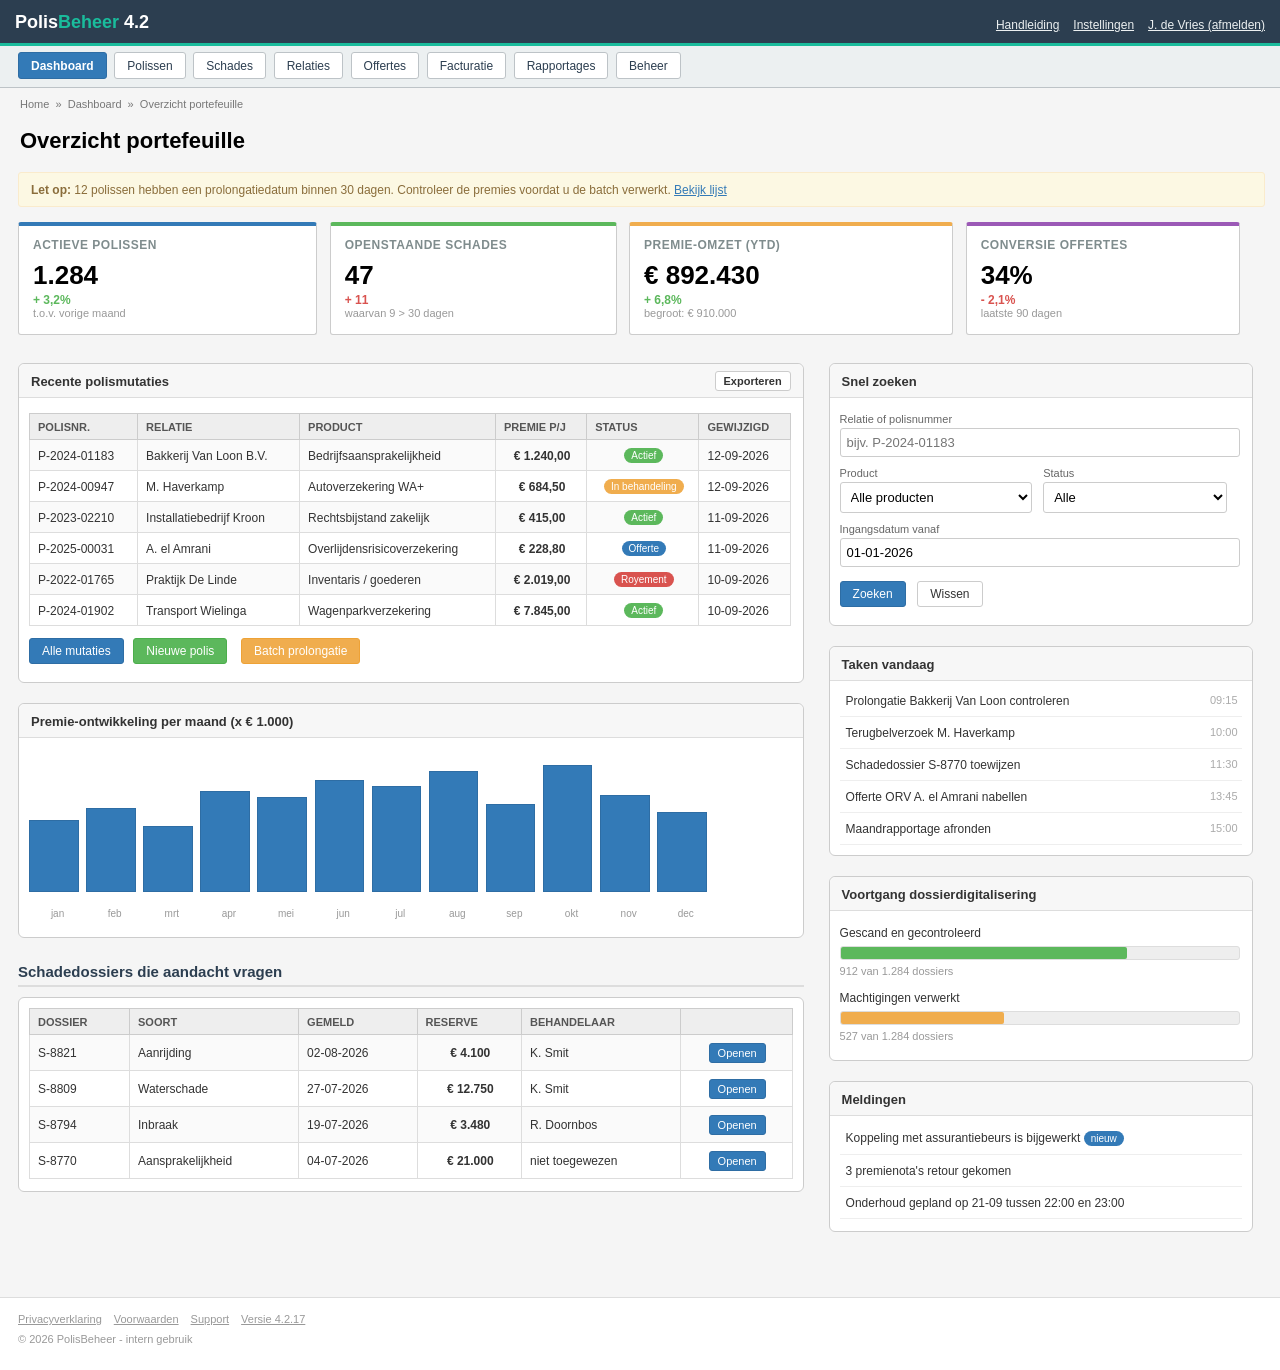
<file: renders/decoy/decoy_dashboard.html>
<!DOCTYPE html>
<html lang="nl">
<head>
<meta charset="utf-8">
<meta name="viewport" content="width=device-width, initial-scale=1">
<title>Verzekeringsbeheer - Overzicht</title>
<style>
  * { box-sizing: border-box; }
  body {
    font-family: Arial, "Helvetica Neue", Helvetica, sans-serif;
    font-size: 13px; color: #333; background: #f5f5f5; margin: 0;
  }
  a { color: #337ab7; }
  .topbar {
    background: #2c3e50; color: #fff; padding: 12px 15px 10px 15px;
    border-bottom: 3px solid #1abc9c;
  }
  .topbar .merk { font-size: 18px; font-weight: bold; display: inline-block; }
  .topbar .merk span { color: #1abc9c; }
  .topbar .rechts { float: right; font-size: 12px; padding-top: 6px; }
  .topbar .rechts a { color: #ecf0f1; margin-left: 14px; text-decoration: underline; }
  .clear { clear: both; }

  .nav {
    background: #ecf0f1; border-bottom: 1px solid #bdc3c7; padding: 6px 10px 8px 18px;
  }
  .nav a {
    display: inline-block; padding: 6px 12px 5px 12px; margin-right: 4px;
    border: 1px solid #bdc3c7; background: #fff; border-radius: 3px;
    text-decoration: none; color: #2c3e50; font-size: 12px;
  }
  .nav a.actief { background: #337ab7; color: #fff; border-color: #2e6da4; font-weight: bold; }

  .kruimel { padding: 10px 15px 10px 20px; font-size: 11px; color: #777; }

  .wrap { padding: 0 15px 25px 18px; }
  h1 { font-size: 22px; margin: 8px 0 18px 2px; color: #000; }
  h2 { font-size: 15px; margin: 25px 0 10px 0; color: #2c3e50; border-bottom: 2px solid #ddd; padding-bottom: 5px; }
  h3 { font-size: 12px; margin: 0 0 8px 0; text-transform: uppercase; color: #7f8c8d; letter-spacing: 0.5px; }

  .kaartrij { margin-bottom: 18px; }
  .kaart {
    display: inline-block; vertical-align: top; background: #fff;
    border: 1px solid #ccc; border-radius: 3px; padding: 12px 10px 15px 14px;
    margin-right: 1%; margin-bottom: 10px;
  }
  .k1 { width: 24%; border-top: 4px solid #337ab7; }
  .k2 { width: 23%; border-top: 4px solid #5cb85c; }
  .k3 { width: 26%; border-top: 4px solid #f0ad4e; }
  .k4 { width: 22%; border-top: 4px solid #9b59b6; margin-right: 0; }
  .kaart .getal { font-size: 26px; font-weight: bold; color: #000; margin: 6px 0 2px 0; }
  .kaart .sub { font-size: 11px; color: #999; }
  .kaart .delta { font-size: 12px; color: #5cb85c; font-weight: bold; }
  .kaart .delta.rood { color: #d9534f; }

  .paneel {
    background: #fff; border: 1px solid #ccc; border-radius: 6px; margin-bottom: 20px;
  }
  .paneel .kop {
    background: #f7f7f7; border-bottom: 1px solid #ddd; padding: 10px 12px 8px 12px;
    font-weight: bold; font-size: 13px; border-radius: 6px 6px 0 0;
  }
  .paneel .kop .knop { float: right; margin-top: -3px; }
  .paneel .body { padding: 15px 12px 18px 10px; }

  .knop {
    display: inline-block; padding: 5px 12px 5px 12px; border: 1px solid #2e6da4;
    background: #337ab7; color: #fff; border-radius: 3px; font-size: 12px;
    text-decoration: none; cursor: pointer;
  }
  .knop.grijs { background: #fff; color: #333; border-color: #ccc; }
  .knop.groen { background: #5cb85c; border-color: #4cae4c; }
  .knop.oranje { background: #f0ad4e; border-color: #eea236; color: #fff; }
  .knop.klein { font-size: 11px; padding: 3px 8px 3px 8px; }

  table { width: 100%; border-collapse: collapse; font-size: 12px; }
  th {
    background: #eee; border: 1px solid #ccc; padding: 7px 6px 6px 8px;
    text-align: left; font-size: 11px; text-transform: uppercase; color: #555;
  }
  td { border: 1px solid #ddd; padding: 8px 6px 7px 8px; }
  tr:nth-child(even) td { background: #fafafa; }
  td.bedrag { text-align: center; font-weight: bold; }
  td.mid { text-align: center; }
  .badge {
    display: inline-block; padding: 2px 7px 2px 7px; border-radius: 10px;
    font-size: 10px; color: #fff; background: #5cb85c;
  }
  .badge.oranje { background: #f0ad4e; }
  .badge.rood { background: #d9534f; }
  .badge.blauw { background: #337ab7; }

  .kolom-links { display: inline-block; vertical-align: top; width: 63%; margin-right: 2%; }
  .kolom-rechts { display: inline-block; vertical-align: top; width: 34%; }

  .formrij { margin-bottom: 10px; }
  .formrij label { display: block; font-size: 11px; color: #666; margin-bottom: 3px; }
  .formrij input, .formrij select {
    width: 100%; padding: 6px 8px 6px 6px; border: 1px solid #ccc;
    border-radius: 3px; font-size: 13px; font-family: inherit; background: #fff;
  }
  .formrij.smal { display: inline-block; width: 48%; margin-right: 2%; }
  .formrij.smal2 { display: inline-block; width: 46%; }

  .lijst { list-style: none; margin: 0; padding: 0; }
  .lijst li {
    border-bottom: 1px solid #eee; padding: 9px 4px 8px 6px; font-size: 12px;
  }
  .lijst li .tijd { float: right; color: #aaa; font-size: 11px; }

  .melding {
    background: #fcf8e3; border: 1px solid #faebcc; color: #8a6d3b;
    padding: 10px 12px 9px 12px; border-radius: 3px; margin-bottom: 15px; font-size: 12px;
  }
  .voortgang { background: #eee; border-radius: 3px; height: 14px; margin-top: 6px; border: 1px solid #ddd; }
  .voortgang div { background: #5cb85c; height: 12px; border-radius: 2px; }

  .staafjes { height: 150px; padding-top: 12px; }
  .staafjes .staaf {
    display: inline-block; width: 6.5%; margin-right: 1%; background: #337ab7;
    vertical-align: bottom; border: 1px solid #2e6da4;
  }
  .staaflabels { font-size: 10px; color: #999; padding-top: 5px; }
  .staaflabels span { display: inline-block; width: 7.5%; text-align: center; }

  .footer {
    border-top: 1px solid #ddd; margin-top: 20px; padding: 15px 18px 25px 18px;
    font-size: 11px; color: #999; background: #fff;
  }
  .footer a { color: #999; margin-right: 12px; }

  @media (max-width: 700px) {
    .k1, .k2, .k3, .k4 { width: 48%; margin-right: 2%; }
    .kolom-links, .kolom-rechts { width: 100%; margin-right: 0; }
    .topbar .rechts { float: none; display: block; padding-top: 8px; }
    .nav a { margin-bottom: 4px; }
    /* Geen horizontale scroll: cellen krimpen en breken af. Krap, maar heel. */
    table { font-size: 10px; table-layout: fixed; word-wrap: break-word; }
    th { padding: 5px 3px 4px 4px; font-size: 9px; }
    td { padding: 5px 3px 4px 4px; }
    .badge { font-size: 9px; padding: 2px 4px 2px 4px; }
    .knop.klein { padding: 2px 5px 2px 5px; }
    h1 { font-size: 19px; }
    .staafjes { height: 110px; }
  }
</style>
</head>
<body>

<div class="topbar">
  <div class="merk">Polis<span>Beheer</span> 4.2</div>
  <div class="rechts">
    <a href="#">Handleiding</a><a href="#">Instellingen</a><a href="#">J. de Vries (afmelden)</a>
  </div>
  <div class="clear"></div>
</div>

<div class="nav">
  <a href="#" class="actief">Dashboard</a>
  <a href="#">Polissen</a>
  <a href="#">Schades</a>
  <a href="#">Relaties</a>
  <a href="#">Offertes</a>
  <a href="#">Facturatie</a>
  <a href="#">Rapportages</a>
  <a href="#">Beheer</a>
</div>

<div class="kruimel">Home &nbsp;&raquo;&nbsp; Dashboard &nbsp;&raquo;&nbsp; Overzicht portefeuille</div>

<div class="wrap">
  <h1>Overzicht portefeuille</h1>

  <div class="melding">
    <b>Let op:</b> 12 polissen hebben een prolongatiedatum binnen 30 dagen. Controleer de premies voordat u de batch verwerkt.
    <a href="#">Bekijk lijst</a>
  </div>

  <div class="kaartrij">
    <div class="kaart k1">
      <h3>Actieve polissen</h3>
      <div class="getal">1.284</div>
      <div class="delta">+ 3,2%</div>
      <div class="sub">t.o.v. vorige maand</div>
    </div><div class="kaart k2">
      <h3>Openstaande schades</h3>
      <div class="getal">47</div>
      <div class="delta rood">+ 11</div>
      <div class="sub">waarvan 9 &gt; 30 dagen</div>
    </div><div class="kaart k3">
      <h3>Premie-omzet (YTD)</h3>
      <div class="getal">&euro; 892.430</div>
      <div class="delta">+ 6,8%</div>
      <div class="sub">begroot: &euro; 910.000</div>
    </div><div class="kaart k4">
      <h3>Conversie offertes</h3>
      <div class="getal">34%</div>
      <div class="delta rood">- 2,1%</div>
      <div class="sub">laatste 90 dagen</div>
    </div>
  </div>

  <div class="kolom-links">

    <div class="paneel">
      <div class="kop">Recente polismutaties <a href="#" class="knop klein grijs">Exporteren</a></div>
      <div class="body">
        <table>
          <tr>
            <th>Polisnr.</th><th>Relatie</th><th>Product</th><th>Premie p/j</th><th>Status</th><th>Gewijzigd</th>
          </tr>
          <tr>
            <td>P-2024-01183</td><td>Bakkerij Van Loon B.V.</td><td>Bedrijfsaansprakelijkheid</td>
            <td class="bedrag">&euro; 1.240,00</td><td class="mid"><span class="badge">Actief</span></td><td>12-09-2026</td>
          </tr>
          <tr>
            <td>P-2024-00947</td><td>M. Haverkamp</td><td>Autoverzekering WA+</td>
            <td class="bedrag">&euro; 684,50</td><td class="mid"><span class="badge oranje">In behandeling</span></td><td>12-09-2026</td>
          </tr>
          <tr>
            <td>P-2023-02210</td><td>Installatiebedrijf Kroon</td><td>Rechtsbijstand zakelijk</td>
            <td class="bedrag">&euro; 415,00</td><td class="mid"><span class="badge">Actief</span></td><td>11-09-2026</td>
          </tr>
          <tr>
            <td>P-2025-00031</td><td>A. el Amrani</td><td>Overlijdensrisicoverzekering</td>
            <td class="bedrag">&euro; 228,80</td><td class="mid"><span class="badge blauw">Offerte</span></td><td>11-09-2026</td>
          </tr>
          <tr>
            <td>P-2022-01765</td><td>Praktijk De Linde</td><td>Inventaris / goederen</td>
            <td class="bedrag">&euro; 2.019,00</td><td class="mid"><span class="badge rood">Royement</span></td><td>10-09-2026</td>
          </tr>
          <tr>
            <td>P-2024-01902</td><td>Transport Wielinga</td><td>Wagenparkverzekering</td>
            <td class="bedrag">&euro; 7.845,00</td><td class="mid"><span class="badge">Actief</span></td><td>10-09-2026</td>
          </tr>
        </table>
        <div style="margin-top:12px;">
          <a href="#" class="knop">Alle mutaties</a>
          <a href="#" class="knop groen" style="margin-left:6px;">Nieuwe polis</a>
          <a href="#" class="knop oranje" style="margin-left:10px;">Batch prolongatie</a>
        </div>
      </div>
    </div>

    <div class="paneel">
      <div class="kop">Premie-ontwikkeling per maand (x &euro; 1.000)</div>
      <div class="body">
        <div class="staafjes">
          <div class="staaf" style="height:52%"></div><div class="staaf" style="height:61%"></div><div class="staaf" style="height:48%"></div><div class="staaf" style="height:73%"></div><div class="staaf" style="height:69%"></div><div class="staaf" style="height:81%"></div><div class="staaf" style="height:77%"></div><div class="staaf" style="height:88%"></div><div class="staaf" style="height:64%"></div><div class="staaf" style="height:92%"></div><div class="staaf" style="height:70%"></div><div class="staaf" style="height:58%"></div>
        </div>
        <div class="staaflabels">
          <span>jan</span><span>feb</span><span>mrt</span><span>apr</span><span>mei</span><span>jun</span><span>jul</span><span>aug</span><span>sep</span><span>okt</span><span>nov</span><span>dec</span>
        </div>
      </div>
    </div>

    <h2>Schadedossiers die aandacht vragen</h2>
    <div class="paneel">
      <div class="body" style="padding:10px 10px 12px 10px;">
        <table>
          <tr><th>Dossier</th><th>Soort</th><th>Gemeld</th><th>Reserve</th><th>Behandelaar</th><th></th></tr>
          <tr><td>S-8821</td><td>Aanrijding</td><td>02-08-2026</td><td class="bedrag">&euro; 4.100</td><td>K. Smit</td><td class="mid"><a href="#" class="knop klein">Openen</a></td></tr>
          <tr><td>S-8809</td><td>Waterschade</td><td>27-07-2026</td><td class="bedrag">&euro; 12.750</td><td>K. Smit</td><td class="mid"><a href="#" class="knop klein">Openen</a></td></tr>
          <tr><td>S-8794</td><td>Inbraak</td><td>19-07-2026</td><td class="bedrag">&euro; 3.480</td><td>R. Doornbos</td><td class="mid"><a href="#" class="knop klein">Openen</a></td></tr>
          <tr><td>S-8770</td><td>Aansprakelijkheid</td><td>04-07-2026</td><td class="bedrag">&euro; 21.000</td><td>niet toegewezen</td><td class="mid"><a href="#" class="knop klein">Openen</a></td></tr>
        </table>
      </div>
    </div>

  </div><div class="kolom-rechts">

    <div class="paneel">
      <div class="kop">Snel zoeken</div>
      <div class="body">
        <div class="formrij">
          <label>Relatie of polisnummer</label>
          <input type="text" placeholder="bijv. P-2024-01183">
        </div>
        <div class="formrij smal">
          <label>Product</label>
          <select><option>Alle producten</option><option>Autoverzekering</option><option>Aansprakelijkheid</option></select>
        </div>
        <div class="formrij smal2">
          <label>Status</label>
          <select><option>Alle</option><option>Actief</option><option>Offerte</option></select>
        </div>
        <div class="formrij">
          <label>Ingangsdatum vanaf</label>
          <input type="text" value="01-01-2026">
        </div>
        <a href="#" class="knop" style="margin-top:4px;">Zoeken</a>
        <a href="#" class="knop grijs" style="margin-left:8px;">Wissen</a>
      </div>
    </div>

    <div class="paneel">
      <div class="kop">Taken vandaag</div>
      <div class="body" style="padding:4px 10px 10px 10px;">
        <ul class="lijst">
          <li><span class="tijd">09:15</span>Prolongatie Bakkerij Van Loon controleren</li>
          <li><span class="tijd">10:00</span>Terugbelverzoek M. Haverkamp</li>
          <li><span class="tijd">11:30</span>Schadedossier S-8770 toewijzen</li>
          <li><span class="tijd">13:45</span>Offerte ORV A. el Amrani nabellen</li>
          <li><span class="tijd">15:00</span>Maandrapportage afronden</li>
        </ul>
      </div>
    </div>

    <div class="paneel">
      <div class="kop">Voortgang dossierdigitalisering</div>
      <div class="body">
        <div style="font-size:12px;">Gescand en gecontroleerd</div>
        <div class="voortgang"><div style="width:72%"></div></div>
        <div style="font-size:11px;color:#999;margin-top:5px;">912 van 1.284 dossiers</div>
        <div style="font-size:12px;margin-top:14px;">Machtigingen verwerkt</div>
        <div class="voortgang"><div style="width:41%;background:#f0ad4e;"></div></div>
        <div style="font-size:11px;color:#999;margin-top:5px;">527 van 1.284 dossiers</div>
      </div>
    </div>

    <div class="paneel">
      <div class="kop">Meldingen</div>
      <div class="body" style="padding:6px 10px 12px 10px;">
        <ul class="lijst">
          <li>Koppeling met assurantiebeurs is bijgewerkt <span class="badge blauw">nieuw</span></li>
          <li>3 premienota's retour gekomen</li>
          <li>Onderhoud gepland op 21-09 tussen 22:00 en 23:00</li>
        </ul>
      </div>
    </div>

  </div>
  <div class="clear"></div>
</div>

<div class="footer">
  <a href="#">Privacyverklaring</a><a href="#">Voorwaarden</a><a href="#">Support</a><a href="#">Versie 4.2.17</a>
  <div style="margin-top:8px;">&copy; 2026 PolisBeheer - intern gebruik</div>
</div>

</body>
</html>
</file>
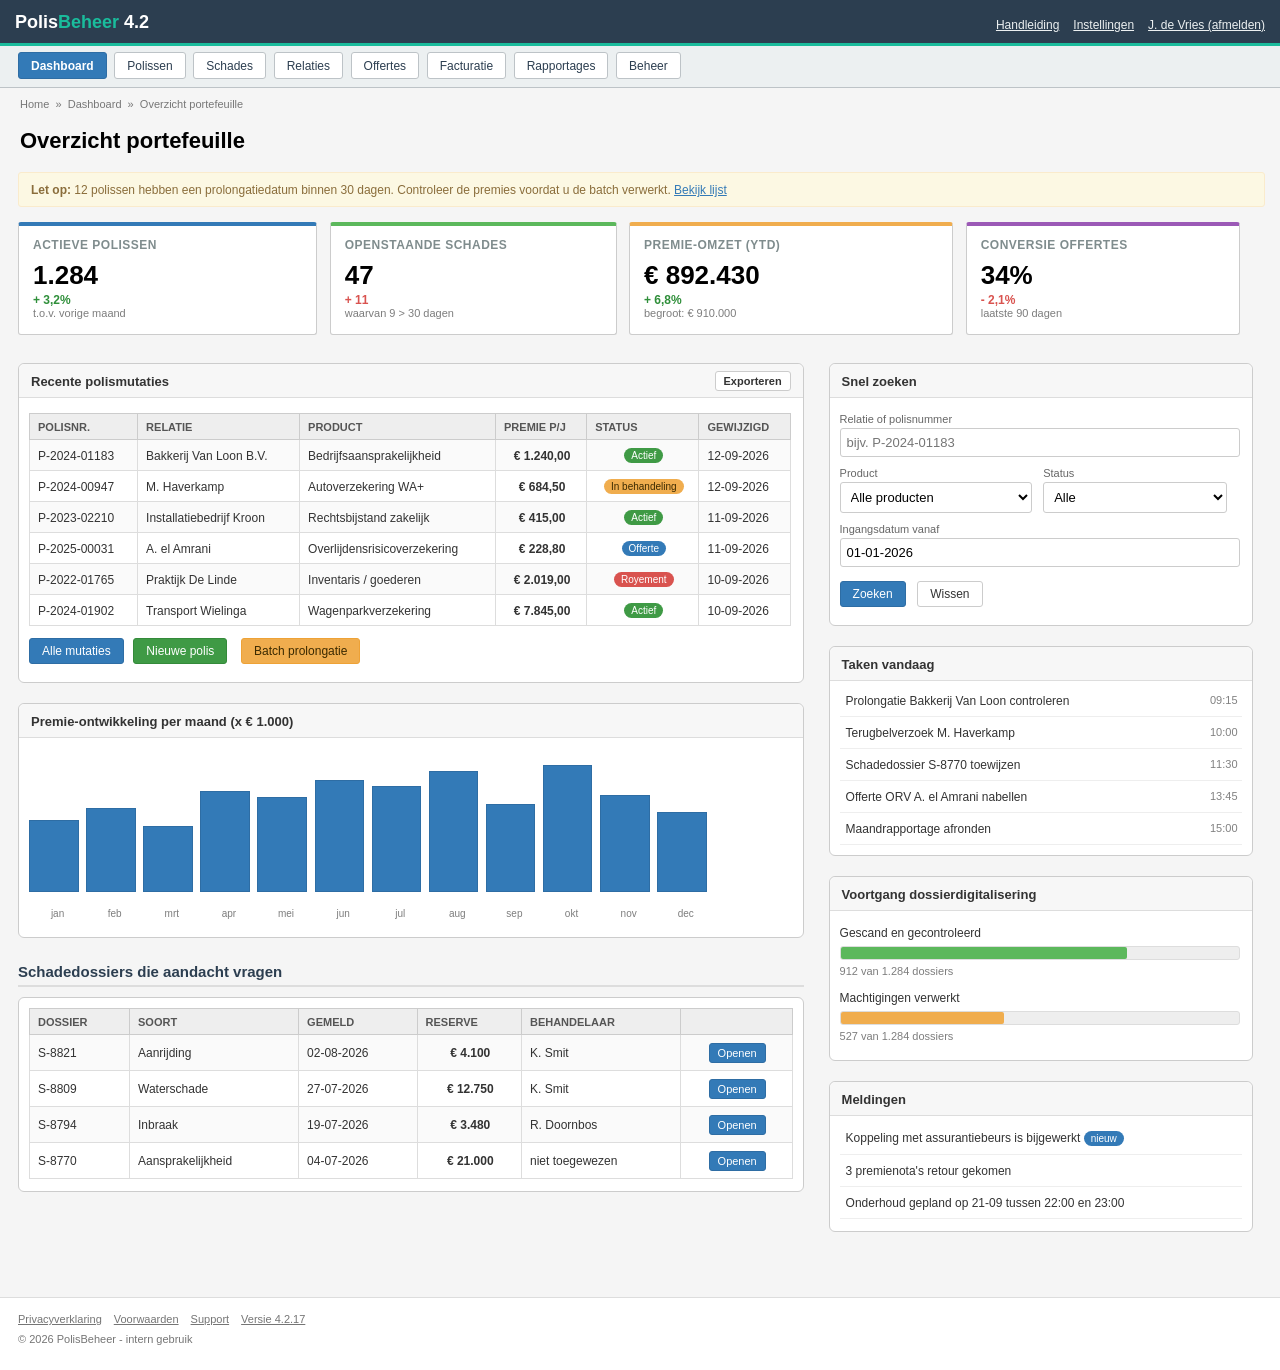
<file: renders/decoy/decoy_matig.html>
<!DOCTYPE html>
<html lang="nl">
<head>
<meta charset="utf-8">
<meta name="viewport" content="width=device-width, initial-scale=1">
<title>Verzekeringsbeheer - Overzicht</title>
<!--
  DECOY "matig": een Bootstrap-achtig beheerdashboard (het oorspronkelijke decoy van de eerste meetronde).
  Bewust matig ontworpen: zwaar omrande vlakken, geen typografische schaal, onregelmatige witruimte,
  net-niet-uitgelijnde kolommen. Alles is leesbaar en functioneel. Zie scripts/maak_decoy.py.
-->
<style>
  * { box-sizing: border-box; }
  body {
    font-family: Arial, "Helvetica Neue", Helvetica, sans-serif;
    font-size: 13px; color: #333; background: #f5f5f5; margin: 0;
  }
  a { color: #337ab7; }
  .topbar {
    background: #2c3e50; color: #fff; padding: 12px 15px 10px 15px;
    border-bottom: 3px solid #1abc9c;
  }
  .topbar .merk { font-size: 18px; font-weight: bold; display: inline-block; }
  .topbar .merk span { color: #1abc9c; }
  .topbar .rechts { float: right; font-size: 12px; padding-top: 6px; }
  .topbar .rechts a { color: #ecf0f1; margin-left: 14px; text-decoration: underline; }
  .clear { clear: both; }

  .nav {
    background: #ecf0f1; border-bottom: 1px solid #bdc3c7; padding: 6px 10px 8px 18px;
  }
  .nav a {
    display: inline-block; padding: 6px 12px 5px 12px; margin-right: 4px;
    border: 1px solid #bdc3c7; background: #fff; border-radius: 3px;
    text-decoration: none; color: #2c3e50; font-size: 12px;
  }
  .nav a.actief { background: #337ab7; color: #fff; border-color: #2e6da4; font-weight: bold; }

  .kruimel { padding: 10px 15px 10px 20px; font-size: 11px; color: #777; }

  .wrap { padding: 0 15px 25px 18px; }
  h1 { font-size: 22px; margin: 8px 0 18px 2px; color: #000; }
  h2 { font-size: 15px; margin: 25px 0 10px 0; color: #2c3e50; border-bottom: 2px solid #ddd; padding-bottom: 5px; }
  h3 { font-size: 12px; margin: 0 0 8px 0; text-transform: uppercase; color: #7f8c8d; letter-spacing: 0.5px; }

  .kaartrij { margin-bottom: 18px; }
  .kaart {
    display: inline-block; vertical-align: top; background: #fff;
    border: 1px solid #ccc; border-radius: 3px; padding: 12px 10px 15px 14px;
    margin-right: 1%; margin-bottom: 10px;
  }
  .k1 { width: 24%; border-top: 4px solid #337ab7; }
  .k2 { width: 23%; border-top: 4px solid #5cb85c; }
  .k3 { width: 26%; border-top: 4px solid #f0ad4e; }
  .k4 { width: 22%; border-top: 4px solid #9b59b6; margin-right: 0; }
  .kaart .getal { font-size: 26px; font-weight: bold; color: #000; margin: 6px 0 2px 0; }
  .kaart .sub { font-size: 11px; color: #7d7d7d; }
  .kaart .delta { font-size: 12px; color: #2f8f3a; font-weight: bold; }
  .kaart .delta.rood { color: #d9534f; }

  .paneel {
    background: #fff; border: 1px solid #ccc; border-radius: 6px; margin-bottom: 20px;
  }
  .paneel .kop {
    background: #f7f7f7; border-bottom: 1px solid #ddd; padding: 10px 12px 8px 12px;
    font-weight: bold; font-size: 13px; border-radius: 6px 6px 0 0;
  }
  .paneel .kop .knop { float: right; margin-top: -3px; }
  .paneel .body { padding: 15px 12px 18px 10px; }

  .knop {
    display: inline-block; padding: 5px 12px 5px 12px; border: 1px solid #2e6da4;
    background: #337ab7; color: #fff; border-radius: 3px; font-size: 12px;
    text-decoration: none; cursor: pointer;
  }
  .knop.grijs { background: #fff; color: #333; border-color: #ccc; }
  .knop.groen { background: #3f9a45; border-color: #348a3a; }
  .knop.oranje { background: #f0ad4e; border-color: #eea236; color: #3b2a00; }
  .knop.klein { font-size: 11px; padding: 3px 8px 3px 8px; }

  table { width: 100%; border-collapse: collapse; font-size: 12px; }
  th {
    background: #eee; border: 1px solid #ccc; padding: 7px 6px 6px 8px;
    text-align: left; font-size: 11px; text-transform: uppercase; color: #555;
  }
  td { border: 1px solid #ddd; padding: 8px 6px 7px 8px; }
  tr:nth-child(even) td { background: #fafafa; }
  td.bedrag { text-align: center; font-weight: bold; }
  td.mid { text-align: center; }
  .badge {
    display: inline-block; padding: 2px 7px 2px 7px; border-radius: 10px;
    font-size: 10px; color: #fff; background: #3f9a45;
  }
  .badge.oranje { background: #f0ad4e; color: #3b2a00; }
  .badge.rood { background: #d9534f; }
  .badge.blauw { background: #337ab7; }

  .kolom-links { display: inline-block; vertical-align: top; width: 63%; margin-right: 2%; }
  .kolom-rechts { display: inline-block; vertical-align: top; width: 34%; }

  .formrij { margin-bottom: 10px; }
  .formrij label { display: block; font-size: 11px; color: #666; margin-bottom: 3px; }
  .formrij input, .formrij select {
    width: 100%; padding: 6px 8px 6px 6px; border: 1px solid #ccc;
    border-radius: 3px; font-size: 13px; font-family: inherit; background: #fff;
  }
  .formrij.smal { display: inline-block; width: 48%; margin-right: 2%; }
  .formrij.smal2 { display: inline-block; width: 46%; }

  .lijst { list-style: none; margin: 0; padding: 0; }
  .lijst li {
    border-bottom: 1px solid #eee; padding: 9px 4px 8px 6px; font-size: 12px;
  }
  .lijst li .tijd { float: right; color: #808080; font-size: 11px; }

  .melding {
    background: #fcf8e3; border: 1px solid #faebcc; color: #8a6d3b;
    padding: 10px 12px 9px 12px; border-radius: 3px; margin-bottom: 15px; font-size: 12px;
  }
  .voortgang { background: #eee; border-radius: 3px; height: 14px; margin-top: 6px; border: 1px solid #ddd; }
  .voortgang div { background: #5cb85c; height: 12px; border-radius: 2px; }

  .staafjes { height: 150px; padding-top: 12px; }
  .staafjes .staaf {
    display: inline-block; width: 6.5%; margin-right: 1%; background: #337ab7;
    vertical-align: bottom; border: 1px solid #2e6da4;
  }
  .staaflabels { font-size: 10px; color: #7d7d7d; padding-top: 5px; }
  .staaflabels span { display: inline-block; width: 7.5%; text-align: center; }

  .footer {
    border-top: 1px solid #ddd; margin-top: 20px; padding: 15px 18px 25px 18px;
    font-size: 11px; color: #757575; background: #fff;
  }
  .footer a { color: #757575; margin-right: 12px; }

  @media (max-width: 700px) {
    .k1, .k2, .k3, .k4 { width: 48%; margin-right: 2%; }
    .kolom-links, .kolom-rechts { width: 100%; margin-right: 0; }
    .topbar .rechts { float: none; display: block; padding-top: 8px; }
    .nav a { margin-bottom: 4px; }
    /* Geen horizontale scroll: minder kolommen en krappe cellen. Krap, maar heel en zonder woorden midden af te breken. */
    table { font-size: 10px; table-layout: fixed; word-wrap: break-word; }
    table.t1 th:nth-child(3), table.t1 td:nth-child(3), table.t1 th:nth-child(6), table.t1 td:nth-child(6),
    table.t2 th:nth-child(3), table.t2 td:nth-child(3), table.t2 th:nth-child(5), table.t2 td:nth-child(5) { display: none; }
    .badge { white-space: normal; text-align: center; }
    table.t2 th:nth-child(1) { width: 19%; } table.t2 th:nth-child(2) { width: 39%; } table.t2 th:nth-child(4) { width: 21%; }
    th { padding: 5px 3px 4px 4px; font-size: 10px; }
    td { padding: 5px 3px 4px 4px; }
    .badge { font-size: 10px; padding: 2px 4px 2px 4px; }
    .knop.klein { padding: 2px 5px 2px 5px; }
    h1 { font-size: 19px; }
    .staafjes { height: 110px; }
  }
</style>
</head>
<body>

<div class="topbar">
  <div class="merk">Polis<span>Beheer</span> 4.2</div>
  <div class="rechts">
    <a href="#">Handleiding</a><a href="#">Instellingen</a><a href="#">J. de Vries (afmelden)</a>
  </div>
  <div class="clear"></div>
</div>

<div class="nav">
  <a href="#" class="actief">Dashboard</a>
  <a href="#">Polissen</a>
  <a href="#">Schades</a>
  <a href="#">Relaties</a>
  <a href="#">Offertes</a>
  <a href="#">Facturatie</a>
  <a href="#">Rapportages</a>
  <a href="#">Beheer</a>
</div>

<div class="kruimel">Home &nbsp;&raquo;&nbsp; Dashboard &nbsp;&raquo;&nbsp; Overzicht portefeuille</div>

<div class="wrap">
  <h1>Overzicht portefeuille</h1>

  <div class="melding">
    <b>Let op:</b> 12 polissen hebben een prolongatiedatum binnen 30 dagen. Controleer de premies voordat u de batch verwerkt.
    <a href="#">Bekijk lijst</a>
  </div>

  <div class="kaartrij">
    <div class="kaart k1">
      <h3>Actieve polissen</h3>
      <div class="getal">1.284</div>
      <div class="delta">+ 3,2%</div>
      <div class="sub">t.o.v. vorige maand</div>
    </div><div class="kaart k2">
      <h3>Openstaande schades</h3>
      <div class="getal">47</div>
      <div class="delta rood">+ 11</div>
      <div class="sub">waarvan 9 &gt; 30 dagen</div>
    </div><div class="kaart k3">
      <h3>Premie-omzet (YTD)</h3>
      <div class="getal">&euro; 892.430</div>
      <div class="delta">+ 6,8%</div>
      <div class="sub">begroot: &euro; 910.000</div>
    </div><div class="kaart k4">
      <h3>Conversie offertes</h3>
      <div class="getal">34%</div>
      <div class="delta rood">- 2,1%</div>
      <div class="sub">laatste 90 dagen</div>
    </div>
  </div>

  <div class="kolom-links">

    <div class="paneel">
      <div class="kop">Recente polismutaties <a href="#" class="knop klein grijs">Exporteren</a></div>
      <div class="body">
        <table class="t1">
          <tr>
            <th>Polisnr.</th><th>Relatie</th><th>Product</th><th>Premie p/j</th><th>Status</th><th>Gewijzigd</th>
          </tr>
          <tr>
            <td>P-2024-01183</td><td>Bakkerij Van Loon B.V.</td><td>Bedrijfsaansprakelijkheid</td>
            <td class="bedrag">&euro; 1.240,00</td><td class="mid"><span class="badge">Actief</span></td><td>12-09-2026</td>
          </tr>
          <tr>
            <td>P-2024-00947</td><td>M. Haverkamp</td><td>Autoverzekering WA+</td>
            <td class="bedrag">&euro; 684,50</td><td class="mid"><span class="badge oranje">In behandeling</span></td><td>12-09-2026</td>
          </tr>
          <tr>
            <td>P-2023-02210</td><td>Installatiebedrijf Kroon</td><td>Rechtsbijstand zakelijk</td>
            <td class="bedrag">&euro; 415,00</td><td class="mid"><span class="badge">Actief</span></td><td>11-09-2026</td>
          </tr>
          <tr>
            <td>P-2025-00031</td><td>A. el Amrani</td><td>Overlijdensrisicoverzekering</td>
            <td class="bedrag">&euro; 228,80</td><td class="mid"><span class="badge blauw">Offerte</span></td><td>11-09-2026</td>
          </tr>
          <tr>
            <td>P-2022-01765</td><td>Praktijk De Linde</td><td>Inventaris / goederen</td>
            <td class="bedrag">&euro; 2.019,00</td><td class="mid"><span class="badge rood">Royement</span></td><td>10-09-2026</td>
          </tr>
          <tr>
            <td>P-2024-01902</td><td>Transport Wielinga</td><td>Wagenparkverzekering</td>
            <td class="bedrag">&euro; 7.845,00</td><td class="mid"><span class="badge">Actief</span></td><td>10-09-2026</td>
          </tr>
        </table>
        <div style="margin-top:12px;">
          <a href="#" class="knop">Alle mutaties</a>
          <a href="#" class="knop groen" style="margin-left:6px;">Nieuwe polis</a>
          <a href="#" class="knop oranje" style="margin-left:10px;">Batch prolongatie</a>
        </div>
      </div>
    </div>

    <div class="paneel">
      <div class="kop">Premie-ontwikkeling per maand (x &euro; 1.000)</div>
      <div class="body">
        <div class="staafjes">
          <div class="staaf" style="height:52%"></div><div class="staaf" style="height:61%"></div><div class="staaf" style="height:48%"></div><div class="staaf" style="height:73%"></div><div class="staaf" style="height:69%"></div><div class="staaf" style="height:81%"></div><div class="staaf" style="height:77%"></div><div class="staaf" style="height:88%"></div><div class="staaf" style="height:64%"></div><div class="staaf" style="height:92%"></div><div class="staaf" style="height:70%"></div><div class="staaf" style="height:58%"></div>
        </div>
        <div class="staaflabels">
          <span>jan</span><span>feb</span><span>mrt</span><span>apr</span><span>mei</span><span>jun</span><span>jul</span><span>aug</span><span>sep</span><span>okt</span><span>nov</span><span>dec</span>
        </div>
      </div>
    </div>

    <h2>Schadedossiers die aandacht vragen</h2>
    <div class="paneel">
      <div class="body" style="padding:10px 10px 12px 10px;">
        <table class="t2">
          <tr><th>Dossier</th><th>Soort</th><th>Gemeld</th><th>Reserve</th><th>Behandelaar</th><th></th></tr>
          <tr><td>S-8821</td><td>Aanrijding</td><td>02-08-2026</td><td class="bedrag">&euro; 4.100</td><td>K. Smit</td><td class="mid"><a href="#" class="knop klein">Openen</a></td></tr>
          <tr><td>S-8809</td><td>Waterschade</td><td>27-07-2026</td><td class="bedrag">&euro; 12.750</td><td>K. Smit</td><td class="mid"><a href="#" class="knop klein">Openen</a></td></tr>
          <tr><td>S-8794</td><td>Inbraak</td><td>19-07-2026</td><td class="bedrag">&euro; 3.480</td><td>R. Doornbos</td><td class="mid"><a href="#" class="knop klein">Openen</a></td></tr>
          <tr><td>S-8770</td><td>Aansprakelijkheid</td><td>04-07-2026</td><td class="bedrag">&euro; 21.000</td><td>niet toegewezen</td><td class="mid"><a href="#" class="knop klein">Openen</a></td></tr>
        </table>
      </div>
    </div>

  </div><div class="kolom-rechts">

    <div class="paneel">
      <div class="kop">Snel zoeken</div>
      <div class="body">
        <div class="formrij">
          <label>Relatie of polisnummer</label>
          <input type="text" placeholder="bijv. P-2024-01183">
        </div>
        <div class="formrij smal">
          <label>Product</label>
          <select><option>Alle producten</option><option>Autoverzekering</option><option>Aansprakelijkheid</option></select>
        </div>
        <div class="formrij smal2">
          <label>Status</label>
          <select><option>Alle</option><option>Actief</option><option>Offerte</option></select>
        </div>
        <div class="formrij">
          <label>Ingangsdatum vanaf</label>
          <input type="text" value="01-01-2026">
        </div>
        <a href="#" class="knop" style="margin-top:4px;">Zoeken</a>
        <a href="#" class="knop grijs" style="margin-left:8px;">Wissen</a>
      </div>
    </div>

    <div class="paneel">
      <div class="kop">Taken vandaag</div>
      <div class="body" style="padding:4px 10px 10px 10px;">
        <ul class="lijst">
          <li><span class="tijd">09:15</span>Prolongatie Bakkerij Van Loon controleren</li>
          <li><span class="tijd">10:00</span>Terugbelverzoek M. Haverkamp</li>
          <li><span class="tijd">11:30</span>Schadedossier S-8770 toewijzen</li>
          <li><span class="tijd">13:45</span>Offerte ORV A. el Amrani nabellen</li>
          <li><span class="tijd">15:00</span>Maandrapportage afronden</li>
        </ul>
      </div>
    </div>

    <div class="paneel">
      <div class="kop">Voortgang dossierdigitalisering</div>
      <div class="body">
        <div style="font-size:12px;">Gescand en gecontroleerd</div>
        <div class="voortgang"><div style="width:72%"></div></div>
        <div style="font-size:11px;color:#7d7d7d;margin-top:5px;">912 van 1.284 dossiers</div>
        <div style="font-size:12px;margin-top:14px;">Machtigingen verwerkt</div>
        <div class="voortgang"><div style="width:41%;background:#f0ad4e;"></div></div>
        <div style="font-size:11px;color:#7d7d7d;margin-top:5px;">527 van 1.284 dossiers</div>
      </div>
    </div>

    <div class="paneel">
      <div class="kop">Meldingen</div>
      <div class="body" style="padding:6px 10px 12px 10px;">
        <ul class="lijst">
          <li>Koppeling met assurantiebeurs is bijgewerkt <span class="badge blauw">nieuw</span></li>
          <li>3 premienota's retour gekomen</li>
          <li>Onderhoud gepland op 21-09 tussen 22:00 en 23:00</li>
        </ul>
      </div>
    </div>

  </div>
  <div class="clear"></div>
</div>

<div class="footer">
  <a href="#">Privacyverklaring</a><a href="#">Voorwaarden</a><a href="#">Support</a><a href="#">Versie 4.2.17</a>
  <div style="margin-top:8px;">&copy; 2026 PolisBeheer - intern gebruik</div>
</div>

</body>
</html>
</file>
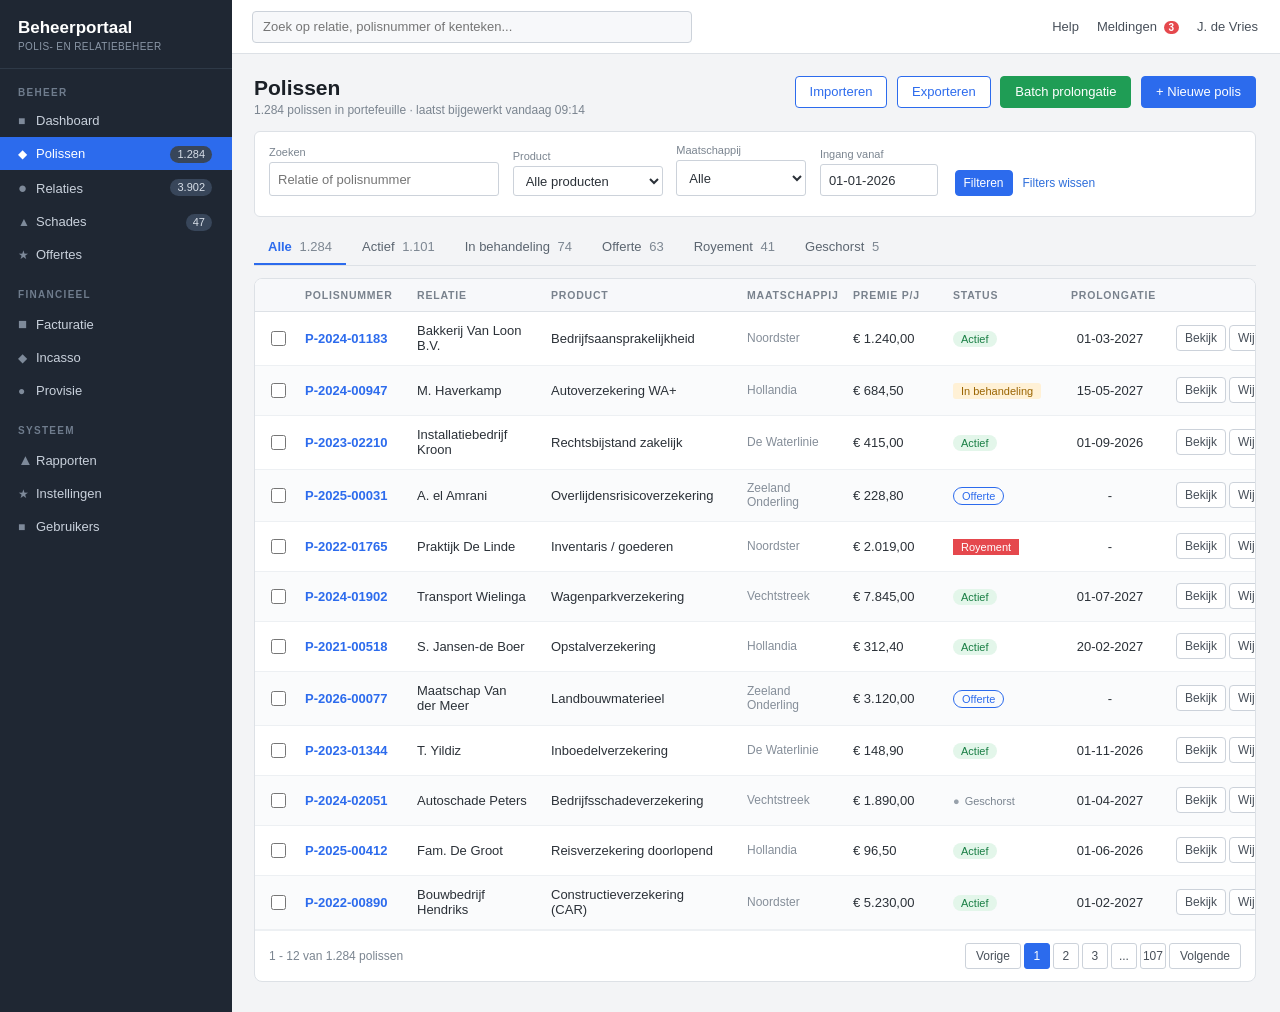
<file: renders/decoy/decoy_redelijk.html>
<!DOCTYPE html>
<html lang="nl">
<head>
<meta charset="utf-8">
<meta name="viewport" content="width=device-width, initial-scale=1">
<title>Beheerportaal - Polissen</title>
<!--
  DECOY "redelijk": een standaard admin-template met zijbalk en lijstweergave. Bewust niet goed: het
  ziet er op het eerste gezicht gangbaar uit, maar er is geen typografische schaal, het ritme is
  onregelmatig, de bediening is te luid en de maten kloppen niet helemaal. Alles is leesbaar en
  functioneel. Zie scripts/maak_decoy.py voor de ingebouwde zwaktes.
-->
<style>
  * { box-sizing: border-box; }
  body { margin: 0; font-family: "Segoe UI", Roboto, Helvetica, Arial, sans-serif; font-size: 13px; color: #2b3138; background: #f3f4f6; }
  a { color: #2f6fdb; text-decoration: none; }

  .shell { display: flex; min-height: 100vh; }
  .zij { width: 232px; flex: none; background: #1f2733; color: #c9d1dc; padding: 0 0 24px 0; }
  .zij .merk { padding: 18px 20px 16px 18px; font-size: 17px; font-weight: 700; color: #fff; border-bottom: 1px solid #2e3947; }
  .zij .merk small { display: block; font-size: 10px; font-weight: 400; color: #8b97a7; margin-top: 3px; letter-spacing: .4px; }
  .zij h4 { margin: 18px 20px 6px 18px; font-size: 10px; font-weight: 600; letter-spacing: 1.3px; text-transform: uppercase; color: #6f7c8d; }
  .zij a { display: block; padding: 9px 20px 9px 18px; color: #c9d1dc; font-size: 13px; }
  .zij a i { display: inline-block; width: 18px; font-style: normal; color: #7e8a9a; font-size: 12px; }
  .zij a:nth-of-type(3n) i { font-size: 15px; }
  .zij a.actief { background: #2c6bed; color: #fff; }
  .zij a.actief i { color: #fff; }
  .zij .telling { float: right; background: #38465a; color: #d8dfe8; border-radius: 9px; padding: 0 7px 0 7px; font-size: 11px; line-height: 17px; }

  .hoofd { flex: 1; min-width: 0; }
  .balk { height: 54px; background: #fff; border-bottom: 1px solid #dde1e6; display: flex; align-items: center; padding: 0 22px 0 20px; }
  .balk .zoek { flex: 1; max-width: 440px; }
  .balk .zoek input { width: 100%; height: 32px; border: 1px solid #ccd2da; border-radius: 4px; padding: 0 10px 0 10px; font-size: 13px; background: #f7f8fa; }
  .balk .rechts { margin-left: auto; font-size: 13px; color: #48505a; }
  .balk .rechts span { margin-left: 18px; }
  .balk .bel { background: #e5484d; color: #fff; border-radius: 8px; font-size: 10px; padding: 1px 5px 1px 5px; margin-left: 3px; }

  .inhoud { padding: 22px 24px 30px 22px; }
  .kop { display: flex; align-items: flex-start; margin-bottom: 14px; }
  .kop h1 { font-size: 21px; margin: 0 0 3px 0; font-weight: 600; color: #1b2027; }
  .kop .sub { font-size: 12px; color: #7b8590; }
  .kop .acties { margin-left: auto; }

  .btn { display: inline-block; height: 32px; line-height: 30px; padding: 0 14px 0 14px; border: 1px solid #2c6bed; background: #2c6bed; color: #fff; border-radius: 4px; font-size: 13px; margin-left: 6px; }
  .btn.omlijnd { background: #fff; color: #2c6bed; }
  .btn.groen { background: #1f9d55; border-color: #1f9d55; }
  .btn.klein { height: 26px; line-height: 24px; padding: 0 8px 0 8px; font-size: 12px; margin-left: 3px; }
  .btn.grijs { background: #fff; color: #48505a; border-color: #ccd2da; }

  .filters { background: #fff; border: 1px solid #dde1e6; border-radius: 6px; padding: 12px 14px 14px 14px; margin-bottom: 14px; }
  .filters .veld { display: inline-block; vertical-align: bottom; margin: 0 10px 6px 0; }
  .filters label { display: block; font-size: 11px; color: #7b8590; margin-bottom: 4px; }
  .filters input, .filters select { border: 1px solid #ccd2da; border-radius: 3px; font-size: 13px; background: #fff; color: #2b3138; padding: 0 8px 0 8px; }
  .filters .f1 input { width: 230px; height: 34px; }
  .filters .f2 select { width: 150px; height: 30px; }
  .filters .f3 select { width: 130px; height: 36px; }
  .filters .f4 input { width: 118px; height: 32px; }
  .filters .knoppen { display: inline-block; vertical-align: bottom; margin-bottom: 6px; }
  .filters .wis { font-size: 12px; margin-left: 10px; }

  .tabs { margin: 0 0 12px 0; border-bottom: 1px solid #dde1e6; }
  .tabs a { display: inline-block; padding: 8px 14px 9px 14px; font-size: 13px; color: #5b6570; margin-right: 2px; }
  .tabs a.actief { color: #2c6bed; border-bottom: 2px solid #2c6bed; font-weight: 600; }
  .tabs a b { font-weight: 400; color: #7d8792; margin-left: 4px; }

  .tabelkaart { background: #fff; border: 1px solid #dde1e6; border-radius: 8px; overflow: hidden; }
  table { width: 100%; border-collapse: collapse; table-layout: fixed; }
  td.bedrag, td.datum, td:nth-child(7) { white-space: nowrap; }
  thead th { text-align: left; font-size: 10.5px; letter-spacing: .8px; text-transform: uppercase; color: #79828d; font-weight: 600; padding: 10px 12px 10px 12px; background: #f7f8fa; border-bottom: 1px solid #dde1e6; }
  tbody td { padding: 11px 12px 12px 12px; border-bottom: 1px solid #edf0f3; font-size: 13px; }
  tbody tr:nth-child(even) td { background: #fafbfc; }
  td.nr { color: #2c6bed; font-weight: 600; }
  td.bedrag { text-align: left; }
  td.datum { text-align: center; }
  td.acties { white-space: nowrap; }
  td.sub { color: #858e99; font-size: 12px; }
  .chk { width: 15px; height: 15px; }

  .st { font-size: 11px; padding: 2px 8px 2px 8px; }
  .st.actief { background: #e3f6ea; color: #1a7f45; border-radius: 10px; }
  .st.behandeling { background: #fff1d6; color: #9a6400; border-radius: 3px; }
  .st.offerte { border: 1px solid #2c6bed; color: #2c6bed; border-radius: 10px; }
  .st.royement { background: #e5484d; color: #fff; border-radius: 0; }
  .st.geschorst { color: #7b8590; padding-left: 0; }
  .st.geschorst:before { content: "\25CF"; color: #98a1ab; margin-right: 5px; }

  .voet { display: flex; align-items: center; padding: 12px 14px 12px 14px; font-size: 12px; color: #7b8590; border-top: 1px solid #edf0f3; }
  .voet .pager { margin-left: auto; }
  .voet .pager a { display: inline-block; min-width: 26px; height: 26px; line-height: 24px; text-align: center; border: 1px solid #ccd2da; border-radius: 3px; margin-left: 3px; color: #48505a; background: #fff; }
  .voet .pager a.nu { background: #2c6bed; border-color: #2c6bed; color: #fff; }
  .voet .pager a.breed { padding: 0 10px 0 10px; }

  @media (max-width: 900px) {
    .shell { display: block; }
    .zij { width: auto; padding-bottom: 10px; }
    .zij h4 { display: none; }
    .zij a { display: inline-block; padding: 8px 12px 8px 12px; }
    .zij a i { display: none; }
    .zij .telling { display: none; }
    .balk { height: auto; padding: 10px 12px 10px 12px; flex-wrap: wrap; }
    .balk .zoek { max-width: none; flex-basis: 100%; }
    .balk .rechts { margin: 8px 0 0 0; }
    .balk .rechts span:first-child { margin-left: 0; }
    .inhoud { padding: 14px 12px 22px 12px; }
    .kop { display: block; }
    .kop .acties { margin: 10px 0 0 0; }
    .kop .acties .btn { margin: 0 6px 6px 0; }
    .filters .veld, .filters .knoppen { display: block; margin-right: 0; }
    .filters .f1 input, .filters .f2 select, .filters .f3 select, .filters .f4 input { width: 100%; }
    .tabs a { padding: 8px 9px 9px 9px; }
    table, thead, tbody, tr, th, td { display: block; }
    thead { display: none; }
    tbody tr { padding: 10px 12px 10px 12px; border-bottom: 1px solid #edf0f3; }
    tbody td { border: 0; padding: 2px 0 2px 0; background: transparent !important; }
    td.hidem { display: none; }
    td.bedrag, td.datum { text-align: left; }
    td.chkcel { display: none; }
    .voet { display: block; }
    .voet .pager { margin: 10px 0 0 0; }
  }
</style>
</head>
<body>
<div class="shell">
  <aside class="zij">
    <div class="merk">Beheerportaal<small>POLIS- EN RELATIEBEHEER</small></div>
    <h4>Beheer</h4>
    <a href="#"><i>&#9632;</i>Dashboard</a>
    <a href="#" class="actief"><i>&#9670;</i>Polissen <span class="telling">1.284</span></a>
    <a href="#"><i>&#9679;</i>Relaties <span class="telling">3.902</span></a>
    <a href="#"><i>&#9650;</i>Schades <span class="telling">47</span></a>
    <a href="#"><i>&#9733;</i>Offertes</a>
    <h4>Financieel</h4>
    <a href="#"><i>&#9632;</i>Facturatie</a>
    <a href="#"><i>&#9670;</i>Incasso</a>
    <a href="#"><i>&#9679;</i>Provisie</a>
    <h4>Systeem</h4>
    <a href="#"><i>&#9650;</i>Rapporten</a>
    <a href="#"><i>&#9733;</i>Instellingen</a>
    <a href="#"><i>&#9632;</i>Gebruikers</a>
  </aside>

  <div class="hoofd">
    <div class="balk">
      <div class="zoek"><input type="text" placeholder="Zoek op relatie, polisnummer of kenteken..."></div>
      <div class="rechts"><span>Help</span><span>Meldingen <b class="bel">3</b></span><span>J. de Vries</span></div>
    </div>

    <div class="inhoud">
      <div class="kop">
        <div>
          <h1>Polissen</h1>
          <div class="sub">1.284 polissen in portefeuille &middot; laatst bijgewerkt vandaag 09:14</div>
        </div>
        <div class="acties">
          <a href="#" class="btn omlijnd">Importeren</a>
          <a href="#" class="btn omlijnd">Exporteren</a>
          <a href="#" class="btn groen">Batch prolongatie</a>
          <a href="#" class="btn">+ Nieuwe polis</a>
        </div>
      </div>

      <div class="filters">
        <div class="veld f1"><label>Zoeken</label><input type="text" placeholder="Relatie of polisnummer"></div>
        <div class="veld f2"><label>Product</label><select><option>Alle producten</option><option>Autoverzekering</option><option>Aansprakelijkheid</option></select></div>
        <div class="veld f3"><label>Maatschappij</label><select><option>Alle</option><option>Noordster</option><option>Hollandia</option></select></div>
        <div class="veld f4"><label>Ingang vanaf</label><input type="text" value="01-01-2026"></div>
        <div class="knoppen"><a href="#" class="btn klein">Filteren</a><a href="#" class="wis">Filters wissen</a></div>
      </div>

      <div class="tabs">
        <a href="#" class="actief">Alle <b>1.284</b></a><a href="#">Actief <b>1.101</b></a><a href="#">In behandeling <b>74</b></a><a href="#">Offerte <b>63</b></a><a href="#">Royement <b>41</b></a><a href="#">Geschorst <b>5</b></a>
      </div>

      <div class="tabelkaart">
        <table>
          <colgroup><col style="width:38px"><col style="width:112px"><col style="width:134px"><col style="width:196px"><col style="width:106px"><col style="width:100px"><col style="width:118px"><col style="width:102px"><col></colgroup>
          <thead>
            <tr><th></th><th>Polisnummer</th><th>Relatie</th><th>Product</th><th class="hidem">Maatschappij</th><th>Premie p/j</th><th>Status</th><th>Prolongatie</th><th></th></tr>
          </thead>
          <tbody>
            <tr><td class="chkcel"><input type="checkbox" class="chk"></td><td class="nr">P-2024-01183</td><td>Bakkerij Van Loon B.V.</td><td>Bedrijfsaansprakelijkheid</td><td class="hidem sub">Noordster</td><td class="bedrag">&euro; 1.240,00</td><td><span class="st actief">Actief</span></td><td class="datum">01-03-2027</td><td class="acties"><a href="#" class="btn klein grijs">Bekijk</a><a href="#" class="btn klein grijs">Wijzig</a><a href="#" class="btn klein">Prolongeer</a></td></tr>
            <tr><td class="chkcel"><input type="checkbox" class="chk"></td><td class="nr">P-2024-00947</td><td>M. Haverkamp</td><td>Autoverzekering WA+</td><td class="hidem sub">Hollandia</td><td class="bedrag">&euro; 684,50</td><td><span class="st behandeling">In behandeling</span></td><td class="datum">15-05-2027</td><td class="acties"><a href="#" class="btn klein grijs">Bekijk</a><a href="#" class="btn klein grijs">Wijzig</a><a href="#" class="btn klein">Prolongeer</a></td></tr>
            <tr><td class="chkcel"><input type="checkbox" class="chk"></td><td class="nr">P-2023-02210</td><td>Installatiebedrijf Kroon</td><td>Rechtsbijstand zakelijk</td><td class="hidem sub">De Waterlinie</td><td class="bedrag">&euro; 415,00</td><td><span class="st actief">Actief</span></td><td class="datum">01-09-2026</td><td class="acties"><a href="#" class="btn klein grijs">Bekijk</a><a href="#" class="btn klein grijs">Wijzig</a><a href="#" class="btn klein">Prolongeer</a></td></tr>
            <tr><td class="chkcel"><input type="checkbox" class="chk"></td><td class="nr">P-2025-00031</td><td>A. el Amrani</td><td>Overlijdensrisicoverzekering</td><td class="hidem sub">Zeeland Onderling</td><td class="bedrag">&euro; 228,80</td><td><span class="st offerte">Offerte</span></td><td class="datum">-</td><td class="acties"><a href="#" class="btn klein grijs">Bekijk</a><a href="#" class="btn klein grijs">Wijzig</a><a href="#" class="btn klein">Omzetten</a></td></tr>
            <tr><td class="chkcel"><input type="checkbox" class="chk"></td><td class="nr">P-2022-01765</td><td>Praktijk De Linde</td><td>Inventaris / goederen</td><td class="hidem sub">Noordster</td><td class="bedrag">&euro; 2.019,00</td><td><span class="st royement">Royement</span></td><td class="datum">-</td><td class="acties"><a href="#" class="btn klein grijs">Bekijk</a><a href="#" class="btn klein grijs">Wijzig</a></td></tr>
            <tr><td class="chkcel"><input type="checkbox" class="chk"></td><td class="nr">P-2024-01902</td><td>Transport Wielinga</td><td>Wagenparkverzekering</td><td class="hidem sub">Vechtstreek</td><td class="bedrag">&euro; 7.845,00</td><td><span class="st actief">Actief</span></td><td class="datum">01-07-2027</td><td class="acties"><a href="#" class="btn klein grijs">Bekijk</a><a href="#" class="btn klein grijs">Wijzig</a><a href="#" class="btn klein">Prolongeer</a></td></tr>
            <tr><td class="chkcel"><input type="checkbox" class="chk"></td><td class="nr">P-2021-00518</td><td>S. Jansen-de Boer</td><td>Opstalverzekering</td><td class="hidem sub">Hollandia</td><td class="bedrag">&euro; 312,40</td><td><span class="st actief">Actief</span></td><td class="datum">20-02-2027</td><td class="acties"><a href="#" class="btn klein grijs">Bekijk</a><a href="#" class="btn klein grijs">Wijzig</a><a href="#" class="btn klein">Prolongeer</a></td></tr>
            <tr><td class="chkcel"><input type="checkbox" class="chk"></td><td class="nr">P-2026-00077</td><td>Maatschap Van der Meer</td><td>Landbouwmaterieel</td><td class="hidem sub">Zeeland Onderling</td><td class="bedrag">&euro; 3.120,00</td><td><span class="st offerte">Offerte</span></td><td class="datum">-</td><td class="acties"><a href="#" class="btn klein grijs">Bekijk</a><a href="#" class="btn klein grijs">Wijzig</a><a href="#" class="btn klein">Omzetten</a></td></tr>
            <tr><td class="chkcel"><input type="checkbox" class="chk"></td><td class="nr">P-2023-01344</td><td>T. Yildiz</td><td>Inboedelverzekering</td><td class="hidem sub">De Waterlinie</td><td class="bedrag">&euro; 148,90</td><td><span class="st actief">Actief</span></td><td class="datum">01-11-2026</td><td class="acties"><a href="#" class="btn klein grijs">Bekijk</a><a href="#" class="btn klein grijs">Wijzig</a><a href="#" class="btn klein">Prolongeer</a></td></tr>
            <tr><td class="chkcel"><input type="checkbox" class="chk"></td><td class="nr">P-2024-02051</td><td>Autoschade Peters</td><td>Bedrijfsschadeverzekering</td><td class="hidem sub">Vechtstreek</td><td class="bedrag">&euro; 1.890,00</td><td><span class="st geschorst">Geschorst</span></td><td class="datum">01-04-2027</td><td class="acties"><a href="#" class="btn klein grijs">Bekijk</a><a href="#" class="btn klein grijs">Wijzig</a><a href="#" class="btn klein">Heractiveer</a></td></tr>
            <tr><td class="chkcel"><input type="checkbox" class="chk"></td><td class="nr">P-2025-00412</td><td>Fam. De Groot</td><td>Reisverzekering doorlopend</td><td class="hidem sub">Hollandia</td><td class="bedrag">&euro; 96,50</td><td><span class="st actief">Actief</span></td><td class="datum">01-06-2026</td><td class="acties"><a href="#" class="btn klein grijs">Bekijk</a><a href="#" class="btn klein grijs">Wijzig</a><a href="#" class="btn klein">Prolongeer</a></td></tr>
            <tr><td class="chkcel"><input type="checkbox" class="chk"></td><td class="nr">P-2022-00890</td><td>Bouwbedrijf Hendriks</td><td>Constructieverzekering (CAR)</td><td class="hidem sub">Noordster</td><td class="bedrag">&euro; 5.230,00</td><td><span class="st actief">Actief</span></td><td class="datum">01-02-2027</td><td class="acties"><a href="#" class="btn klein grijs">Bekijk</a><a href="#" class="btn klein grijs">Wijzig</a><a href="#" class="btn klein">Prolongeer</a></td></tr>
          </tbody>
        </table>
        <div class="voet">
          <span>1 - 12 van 1.284 polissen</span>
          <span class="pager"><a href="#" class="breed">Vorige</a><a href="#" class="nu">1</a><a href="#">2</a><a href="#">3</a><a href="#">...</a><a href="#">107</a><a href="#" class="breed">Volgende</a></span>
        </div>
      </div>
    </div>
  </div>
</div>
</body>
</html>
</file>
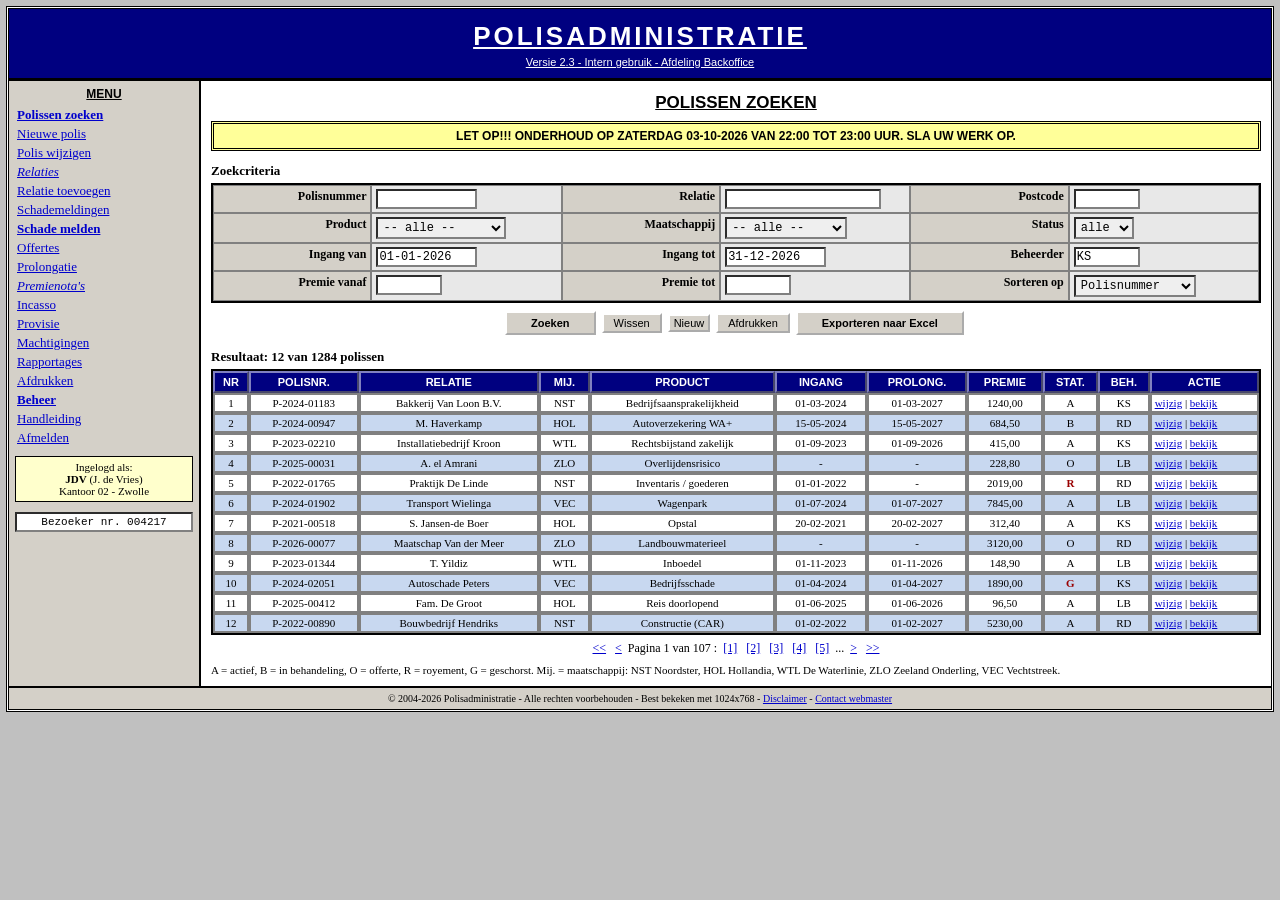
<file: renders/decoy/decoy_zeer_zwak.html>
<!DOCTYPE html>
<html lang="nl">
<head>
<meta charset="utf-8">
<meta name="viewport" content="width=device-width, initial-scale=1">
<title>Polisadministratie - Polissen zoeken</title>
<!--
  DECOY "zeer_zwak": een intranet-scherm zoals het rond 2004 werd gebouwd. Bewust slecht ontworpen,
  maar alles is leesbaar en werkt. Zie scripts/maak_decoy.py voor de lijst met ingebouwde zwaktes.
-->
<style>
  body { font-family: "Times New Roman", Times, serif; font-size: 13px; color: #000; background: #c0c0c0; margin: 6px; }
  table { border-collapse: separate; }
  td, th { font-size: 12px; vertical-align: top; }
  a { color: #0000cc; }
  a:visited { color: #551a8b; }

  table.buiten { width: 100%; border: 3px double #000; background: #fff; }
  td.banner {
    background: #000080; color: #fff; font-family: Arial, Helvetica, sans-serif; font-size: 26px;
    font-weight: bold; text-align: center; padding: 12px 4px 10px 4px; letter-spacing: 3px;
    text-decoration: underline; border-bottom: 3px solid #000;
  }
  td.banner small { display: block; font-size: 11px; font-weight: normal; letter-spacing: 0; text-decoration: none; margin-top: 4px; }

  td.menu { width: 178px; border-right: 2px solid #000; background: #d4d0c8; padding: 6px; }
  td.menu .kop { font-family: Arial, sans-serif; font-size: 12px; font-weight: bold; text-decoration: underline; text-align: center; margin-bottom: 6px; }
  td.menu a { display: block; font-size: 13px; margin: 3px 0 3px 2px; }
  td.menu a.vet { font-weight: bold; }
  td.menu a.schuin { font-style: italic; }
  td.menu .gebruiker { border: 1px solid #000; background: #ffffcc; padding: 4px; margin: 10px 0 6px 0; font-size: 11px; text-align: center; }
  td.menu .teller { font-family: "Courier New", monospace; font-size: 11px; text-align: center; margin-top: 10px; border: 2px inset #808080; background: #fff; padding: 2px; }

  td.inhoud { padding: 8px 10px 10px 10px; }
  h1 { font-family: Arial, Helvetica, sans-serif; font-size: 17px; text-align: center; text-decoration: underline; margin: 4px 0 8px 0; }
  h2 { font-size: 13px; text-align: left; margin: 12px 0 4px 0; font-weight: bold; }

  .let-op {
    border: 3px double #000; background: #ffff99; text-align: center; font-family: Arial, sans-serif;
    font-size: 12px; font-weight: bold; text-transform: uppercase; padding: 5px; margin-bottom: 8px;
  }

  table.zoek { width: 100%; border: 2px solid #000; background: #e8e8e8; margin-bottom: 6px; }
  table.zoek td { padding: 3px 4px 3px 4px; border: 1px solid #808080; font-size: 12px; }
  table.zoek td.l { width: 15%; text-align: right; font-weight: bold; background: #d4d0c8; }
  table.zoek td.v { width: 18%; }
  table.zoek input[type=text], table.zoek select { font-family: "Courier New", monospace; font-size: 12px; border: 2px inset #808080; padding: 1px; }
  .w60 { width: 60px; } .w95 { width: 95px; } .w130 { width: 130px; } .w150 { width: 150px; }
  select.w95 { width: 122px; }

  .knop {
    font-family: Verdana, Geneva, sans-serif; font-size: 11px; background: #d4d0c8; color: #000;
    border: 2px outset #ffffff; padding: 2px 10px 2px 10px; margin: 2px 3px 2px 0; cursor: pointer;
  }
  .knop.breed { padding: 4px 24px 4px 24px; font-weight: bold; }
  .knop.smal { padding: 1px 4px 1px 4px; }

  table.res { width: 100%; border: 2px solid #000; background: #fff; }
  table.res th {
    background: #000080; color: #fff; border: 2px outset #8080c0; padding: 3px 2px 3px 2px; font-size: 11px;
    font-family: Arial, sans-serif; text-transform: uppercase; text-align: center;
  }
  table.res td { border: 2px solid #808080; padding: 2px 3px 2px 3px; font-size: 11px; text-align: center; }
  table.res tr.a td { background: #ffffff; }
  table.res tr.b td { background: #c8d8f0; }
  table.res td.links { text-align: left; }
  table.res td.rood { color: #990000; font-weight: bold; }
  .pager { text-align: center; font-size: 12px; margin: 6px 0 0 0; }
  .pager a { margin: 0 3px 0 3px; }
  .voet { border-top: 2px solid #000; background: #d4d0c8; text-align: center; font-size: 10px; padding: 5px; }

  @media (max-width: 700px) {
    body { margin: 3px; }
    table.buiten, table.buiten > tbody, table.buiten > tbody > tr, table.buiten > tbody > tr > td { display: block; width: auto; }
    td.menu { width: auto; border-right: 0; border-bottom: 2px solid #000; }
    td.menu a { display: inline-block; margin: 2px 8px 2px 0; }
    td.banner { font-size: 19px; letter-spacing: 1px; }
    table.zoek, table.zoek tbody, table.zoek tr, table.zoek td { display: block; width: auto; }
    table.zoek td.l { text-align: left; width: auto; }
    table.zoek td.v { width: auto; }
    table.res { table-layout: fixed; }
    /* op een telefoon blijven vier kolommen over: polisnummer, relatie, premie, status */
    table.res th:nth-child(1), table.res td:nth-child(1),
    table.res th:nth-child(4), table.res td:nth-child(4),
    table.res th:nth-child(5), table.res td:nth-child(5),
    table.res th:nth-child(6), table.res td:nth-child(6),
    table.res th:nth-child(7), table.res td:nth-child(7),
    table.res th:nth-child(10), table.res td:nth-child(10),
    table.res th:nth-child(11), table.res td:nth-child(11) { display: none; }
    table.res td, table.res th { word-wrap: break-word; font-size: 11px; }
  }
</style>
</head>
<body>

<table class="buiten" cellspacing="0" cellpadding="0">
<tr><td class="banner" colspan="2">POLISADMINISTRATIE<small>Versie 2.3 - Intern gebruik - Afdeling Backoffice</small></td></tr>
<tr>
<td class="menu">
  <div class="kop">MENU</div>
  <a href="#" class="vet">Polissen zoeken</a>
  <a href="#">Nieuwe polis</a>
  <a href="#">Polis wijzigen</a>
  <a href="#" class="schuin">Relaties</a>
  <a href="#">Relatie toevoegen</a>
  <a href="#">Schademeldingen</a>
  <a href="#" class="vet">Schade melden</a>
  <a href="#">Offertes</a>
  <a href="#">Prolongatie</a>
  <a href="#" class="schuin">Premienota's</a>
  <a href="#">Incasso</a>
  <a href="#">Provisie</a>
  <a href="#">Machtigingen</a>
  <a href="#">Rapportages</a>
  <a href="#">Afdrukken</a>
  <a href="#" class="vet">Beheer</a>
  <a href="#">Handleiding</a>
  <a href="#">Afmelden</a>
  <div class="gebruiker">Ingelogd als:<br><b>JDV</b> (J. de Vries)<br>Kantoor 02 - Zwolle</div>
  <div class="teller">Bezoeker nr. 004217</div>
</td>
<td class="inhoud">
  <h1>POLISSEN ZOEKEN</h1>
  <div class="let-op">Let op!!! Onderhoud op zaterdag 03-10-2026 van 22:00 tot 23:00 uur. Sla uw werk op.</div>

  <h2>Zoekcriteria</h2>
  <table class="zoek" cellspacing="0" cellpadding="0">
    <tr>
      <td class="l">Polisnummer</td><td class="v"><input type="text" class="w95" value=""></td>
      <td class="l">Relatie</td><td class="v"><input type="text" class="w150" value=""></td>
      <td class="l">Postcode</td><td class="v"><input type="text" class="w60" value=""></td>
    </tr>
    <tr>
      <td class="l">Product</td><td class="v"><select class="w130"><option>-- alle --</option><option>Auto</option><option>Inboedel</option><option>AVB</option></select></td>
      <td class="l">Maatschappij</td><td class="v"><select class="w95"><option>-- alle --</option><option>Noordster</option><option>Hollandia</option></select></td>
      <td class="l">Status</td><td class="v"><select class="w60"><option>alle</option><option>A</option><option>O</option><option>R</option></select></td>
    </tr>
    <tr>
      <td class="l">Ingang van</td><td class="v"><input type="text" class="w95" value="01-01-2026"></td>
      <td class="l">Ingang tot</td><td class="v"><input type="text" class="w95" value="31-12-2026"></td>
      <td class="l">Beheerder</td><td class="v"><input type="text" class="w60" value="KS"></td>
    </tr>
    <tr>
      <td class="l">Premie vanaf</td><td class="v"><input type="text" class="w60" value=""></td>
      <td class="l">Premie tot</td><td class="v"><input type="text" class="w60" value=""></td>
      <td class="l">Sorteren op</td><td class="v"><select class="w95"><option>Polisnummer</option><option>Relatie</option></select></td>
    </tr>
  </table>
  <div style="text-align:center;">
    <input type="button" class="knop breed" value="Zoeken">
    <input type="button" class="knop" value="Wissen">
    <input type="button" class="knop smal" value="Nieuw">
    <input type="button" class="knop" value="Afdrukken">
    <input type="button" class="knop breed" value="Exporteren naar Excel">
  </div>

  <h2>Resultaat: 12 van 1284 polissen</h2>
  <table class="res" cellspacing="0" cellpadding="0">
    <tr><th>Nr</th><th>Polisnr.</th><th>Relatie</th><th>Mij.</th><th>Product</th><th>Ingang</th><th>Prolong.</th><th>Premie</th><th>Stat.</th><th>Beh.</th><th>Actie</th></tr>
    <tr class="a"><td>1</td><td>P-2024-01183</td><td>Bakkerij Van Loon B.V.</td><td>NST</td><td>Bedrijfsaansprakelijkheid</td><td>01-03-2024</td><td>01-03-2027</td><td>1240,00</td><td>A</td><td>KS</td><td class="links"><a href="#">wijzig</a> | <a href="#">bekijk</a></td></tr>
    <tr class="b"><td>2</td><td>P-2024-00947</td><td>M. Haverkamp</td><td>HOL</td><td>Autoverzekering WA+</td><td>15-05-2024</td><td>15-05-2027</td><td>684,50</td><td>B</td><td>RD</td><td class="links"><a href="#">wijzig</a> | <a href="#">bekijk</a></td></tr>
    <tr class="a"><td>3</td><td>P-2023-02210</td><td>Installatiebedrijf Kroon</td><td>WTL</td><td>Rechtsbijstand zakelijk</td><td>01-09-2023</td><td>01-09-2026</td><td>415,00</td><td>A</td><td>KS</td><td class="links"><a href="#">wijzig</a> | <a href="#">bekijk</a></td></tr>
    <tr class="b"><td>4</td><td>P-2025-00031</td><td>A. el Amrani</td><td>ZLO</td><td>Overlijdensrisico</td><td>-</td><td>-</td><td>228,80</td><td>O</td><td>LB</td><td class="links"><a href="#">wijzig</a> | <a href="#">bekijk</a></td></tr>
    <tr class="a"><td>5</td><td>P-2022-01765</td><td>Praktijk De Linde</td><td>NST</td><td>Inventaris / goederen</td><td>01-01-2022</td><td>-</td><td>2019,00</td><td class="rood">R</td><td>RD</td><td class="links"><a href="#">wijzig</a> | <a href="#">bekijk</a></td></tr>
    <tr class="b"><td>6</td><td>P-2024-01902</td><td>Transport Wielinga</td><td>VEC</td><td>Wagenpark</td><td>01-07-2024</td><td>01-07-2027</td><td>7845,00</td><td>A</td><td>LB</td><td class="links"><a href="#">wijzig</a> | <a href="#">bekijk</a></td></tr>
    <tr class="a"><td>7</td><td>P-2021-00518</td><td>S. Jansen-de Boer</td><td>HOL</td><td>Opstal</td><td>20-02-2021</td><td>20-02-2027</td><td>312,40</td><td>A</td><td>KS</td><td class="links"><a href="#">wijzig</a> | <a href="#">bekijk</a></td></tr>
    <tr class="b"><td>8</td><td>P-2026-00077</td><td>Maatschap Van der Meer</td><td>ZLO</td><td>Landbouwmaterieel</td><td>-</td><td>-</td><td>3120,00</td><td>O</td><td>RD</td><td class="links"><a href="#">wijzig</a> | <a href="#">bekijk</a></td></tr>
    <tr class="a"><td>9</td><td>P-2023-01344</td><td>T. Yildiz</td><td>WTL</td><td>Inboedel</td><td>01-11-2023</td><td>01-11-2026</td><td>148,90</td><td>A</td><td>LB</td><td class="links"><a href="#">wijzig</a> | <a href="#">bekijk</a></td></tr>
    <tr class="b"><td>10</td><td>P-2024-02051</td><td>Autoschade Peters</td><td>VEC</td><td>Bedrijfsschade</td><td>01-04-2024</td><td>01-04-2027</td><td>1890,00</td><td class="rood">G</td><td>KS</td><td class="links"><a href="#">wijzig</a> | <a href="#">bekijk</a></td></tr>
    <tr class="a"><td>11</td><td>P-2025-00412</td><td>Fam. De Groot</td><td>HOL</td><td>Reis doorlopend</td><td>01-06-2025</td><td>01-06-2026</td><td>96,50</td><td>A</td><td>LB</td><td class="links"><a href="#">wijzig</a> | <a href="#">bekijk</a></td></tr>
    <tr class="b"><td>12</td><td>P-2022-00890</td><td>Bouwbedrijf Hendriks</td><td>NST</td><td>Constructie (CAR)</td><td>01-02-2022</td><td>01-02-2027</td><td>5230,00</td><td>A</td><td>RD</td><td class="links"><a href="#">wijzig</a> | <a href="#">bekijk</a></td></tr>
  </table>
  <div class="pager"><a href="#">&lt;&lt;</a> <a href="#">&lt;</a> Pagina 1 van 107 : <a href="#">[1]</a> <a href="#">[2]</a> <a href="#">[3]</a> <a href="#">[4]</a> <a href="#">[5]</a> ... <a href="#">&gt;</a> <a href="#">&gt;&gt;</a></div>
  <p style="font-size:11px; margin:8px 0 0 0;">A = actief, B = in behandeling, O = offerte, R = royement, G = geschorst. Mij. = maatschappij: NST Noordster, HOL Hollandia, WTL De Waterlinie, ZLO Zeeland Onderling, VEC Vechtstreek.</p>
</td>
</tr>
<tr><td class="voet" colspan="2">&copy; 2004-2026 Polisadministratie - Alle rechten voorbehouden - Best bekeken met 1024x768 - <a href="#">Disclaimer</a> - <a href="#">Contact webmaster</a></td></tr>
</table>

</body>
</html>
</file>
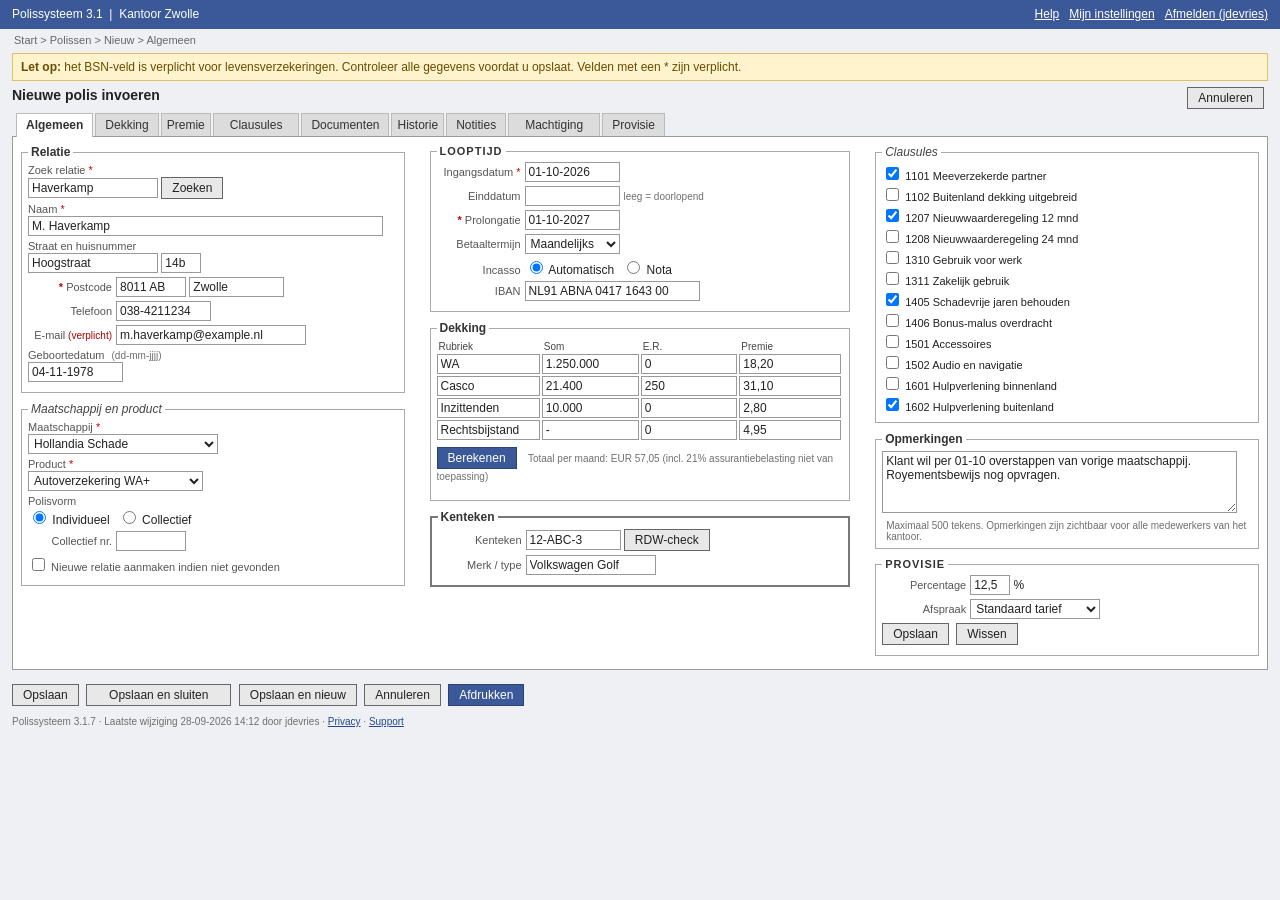
<file: renders/decoy/decoy_zwak.html>
<!DOCTYPE html>
<html lang="nl">
<head>
<meta charset="utf-8">
<meta name="viewport" content="width=device-width, initial-scale=1">
<title>Polissysteem - Nieuwe polis invoeren</title>
<!--
  DECOY "zwak": een volgepropt invoerformulier met tabbladen. Bewust slecht ontworpen (geen hierarchie,
  inconsistente labels en veldbreedtes, verspreide knoppen), maar leesbaar en functioneel.
  Zie scripts/maak_decoy.py voor de lijst met ingebouwde zwaktes.
-->
<style>
  * { box-sizing: border-box; }
  body { font-family: Verdana, Geneva, sans-serif; font-size: 12px; color: #222; background: #eef0f3; margin: 0; }
  a { color: #24478f; }
  #top { background: #3b5998; color: #fff; padding: 7px 12px 8px 12px; font-size: 12px; }
  #top .rechts { float: right; }
  #top a { color: #fff; margin-left: 10px; }
  .kruimel { padding: 5px 12px 3px 14px; font-size: 11px; color: #666; }
  .melding { margin: 4px 12px 6px 12px; padding: 6px 8px 6px 8px; background: #fff3cd; border: 1px solid #e0c060; font-size: 12px; color: #664d03; }
  .titelrij { margin: 6px 12px 4px 12px; overflow: hidden; }
  .titelrij h1 { font-size: 14px; margin: 0; font-weight: bold; display: inline; }
  .titelrij .knop { float: right; }

  .tabs { margin: 0 12px 0 12px; border-bottom: 1px solid #999; padding-left: 4px; }
  .tabs a { display: inline-block; padding: 4px 9px 4px 9px; border: 1px solid #bbb; border-bottom: 0; background: #dcdcdc; color: #333; font-size: 12px; text-decoration: none; margin-right: 2px; }
  .tabs a.kort { padding: 4px 5px 4px 5px; }
  .tabs a.lang { padding: 4px 16px 4px 16px; }
  .tabs a.actief { background: #fff; font-weight: bold; padding-bottom: 5px; margin-bottom: -1px; }

  .paneel { margin: 0 12px 8px 12px; background: #fff; border: 1px solid #999; border-top: 0; padding: 8px 8px 4px 8px; overflow: hidden; }
  .kol { float: left; margin-right: 2%; }
  .k1 { width: 31%; } .k2 { width: 34%; } .k3 { width: 31%; margin-right: 0; }

  fieldset { border: 1px solid #aaa; margin: 0 0 9px 0; padding: 5px 6px 6px 6px; min-width: 0; }
  legend { font-size: 12px; font-weight: bold; color: #333; padding: 0 3px 0 3px; }
  fieldset.b legend { font-style: italic; font-weight: normal; color: #444; }
  fieldset.c legend { text-transform: uppercase; font-size: 11px; letter-spacing: 1px; }
  fieldset.d { border: 2px solid #777; }

  .rij { margin: 0 0 4px 0; overflow: hidden; }
  .rij label { display: block; font-size: 11px; color: #555; margin-bottom: 1px; }
  .rij.inline label { display: inline-block; width: 84px; text-align: right; margin: 0 4px 0 0; }
  .rij.groot { margin-bottom: 11px; }
  input[type=text], select, textarea { font-family: inherit; font-size: 12px; border: 1px solid #999; padding: 2px 3px 2px 3px; background: #fff; color: #222; }
  select { padding: 1px 1px 1px 1px; }
  .w40 { width: 40px; } .w70 { width: 70px; } .w95 { width: 95px; } .w130 { width: 130px; } .w175 { width: 175px; } .w190 { width: 190px; } .wvol { width: 96%; }
  .v1 label:after { content: " *"; color: #c00; }
  .v2 label:before { content: "* "; color: #c00; font-weight: bold; }
  .v3 label:after { content: " (verplicht)"; color: #a00; font-size: 10px; }
  .hulp { font-size: 10px; color: #6f6f6f; margin-left: 4px; }
  .radio { font-size: 12px; margin-right: 8px; }
  .clausules label { display: block; font-size: 11px; margin: 0 0 2px 0; color: #222; }

  table.dek { width: 100%; border-collapse: collapse; margin-bottom: 6px; }
  table.dek th { font-size: 10px; text-align: left; color: #444; padding: 1px 2px 1px 2px; font-weight: normal; }
  table.dek td { padding: 1px 2px 1px 0; }
  table.dek input { width: 100%; }

  .knop { font-family: inherit; font-size: 12px; padding: 3px 10px 3px 10px; border: 1px solid #666; background: #e8e8e8; color: #222; margin-right: 4px; cursor: pointer; }
  .knop.blauw { background: #3b5998; color: #fff; border-color: #2b4278; }
  .knop.breed { padding: 3px 22px 3px 22px; }
  .onderbalk { margin: 0 12px 10px 12px; padding: 6px 0 0 0; }
  .voet { margin: 6px 12px 10px 12px; font-size: 10px; color: #6f6f6f; }

  @media (max-width: 700px) {
    .kol, .k1, .k2, .k3 { float: none; width: 100%; margin-right: 0; }
    #top .rechts { float: none; display: block; margin-top: 3px; }
    #top a { margin: 0 8px 0 0; }
    .titelrij .knop { float: none; margin-top: 4px; }
    .tabs a { margin-bottom: 2px; border-bottom: 1px solid #bbb; }
    .rij.inline label { width: 78px; }
    .wvol { width: 100%; }
    .knop { margin-bottom: 4px; }
  }
</style>
</head>
<body>

<div id="top">
  <span class="rechts"><a href="#">Help</a><a href="#">Mijn instellingen</a><a href="#">Afmelden (jdevries)</a></span>
  Polissysteem 3.1 &nbsp;|&nbsp; Kantoor Zwolle
</div>
<div class="kruimel">Start &gt; Polissen &gt; Nieuw &gt; Algemeen</div>
<div class="melding"><b>Let op:</b> het BSN-veld is verplicht voor levensverzekeringen. Controleer alle gegevens voordat u opslaat. Velden met een * zijn verplicht.</div>

<div class="titelrij"><h1>Nieuwe polis invoeren</h1> <input type="button" class="knop" value="Annuleren"></div>

<div class="tabs">
  <a href="#" class="actief">Algemeen</a><a href="#">Dekking</a><a href="#" class="kort">Premie</a><a href="#" class="lang">Clausules</a><a href="#">Documenten</a><a href="#" class="kort">Historie</a><a href="#">Notities</a><a href="#" class="lang">Machtiging</a><a href="#">Provisie</a>
</div>

<div class="paneel">
  <div class="kol k1">
    <fieldset>
      <legend>Relatie</legend>
      <div class="rij v1"><label>Zoek relatie</label><input type="text" class="w130" value="Haverkamp"> <input type="button" class="knop" value="Zoeken"></div>
      <div class="rij v1"><label>Naam</label><input type="text" class="wvol" value="M. Haverkamp"></div>
      <div class="rij"><label>Straat en huisnummer</label><input type="text" class="w130" value="Hoogstraat"> <input type="text" class="w40" value="14b"></div>
      <div class="rij inline v2"><label>Postcode</label><input type="text" class="w70" value="8011 AB"> <input type="text" class="w95" value="Zwolle"></div>
      <div class="rij inline"><label>Telefoon</label><input type="text" class="w95" value="038-4211234"></div>
      <div class="rij inline v3"><label>E-mail</label><input type="text" class="w190" value="m.haverkamp@example.nl"></div>
      <div class="rij"><label>Geboortedatum <span class="hulp">(dd-mm-jjjj)</span></label><input type="text" class="w95" value="04-11-1978"></div>
    </fieldset>
    <fieldset class="b">
      <legend>Maatschappij en product</legend>
      <div class="rij v1"><label>Maatschappij</label><select class="w190"><option>Hollandia Schade</option><option>Noordster</option><option>De Waterlinie</option></select></div>
      <div class="rij v1"><label>Product</label><select class="w175"><option>Autoverzekering WA+</option><option>Inboedel</option><option>Opstal</option></select></div>
      <div class="rij"><label>Polisvorm</label><span class="radio"><input type="radio" name="pv" checked> Individueel</span><span class="radio"><input type="radio" name="pv"> Collectief</span></div>
      <div class="rij inline"><label>Collectief nr.</label><input type="text" class="w70" value=""></div>
      <div class="rij"><label><input type="checkbox"> Nieuwe relatie aanmaken indien niet gevonden</label></div>
    </fieldset>
  </div>

  <div class="kol k2">
    <fieldset class="c">
      <legend>Looptijd</legend>
      <div class="rij inline v1"><label>Ingangsdatum</label><input type="text" class="w95" value="01-10-2026"></div>
      <div class="rij inline"><label>Einddatum</label><input type="text" class="w95" value=""><span class="hulp">leeg = doorlopend</span></div>
      <div class="rij inline v2"><label>Prolongatie</label><input type="text" class="w95" value="01-10-2027"></div>
      <div class="rij inline"><label>Betaaltermijn</label><select class="w95"><option>Maandelijks</option><option>Kwartaal</option><option>Jaarlijks</option></select></div>
      <div class="rij inline"><label>Incasso</label><span class="radio"><input type="radio" name="ic" checked> Automatisch</span><span class="radio"><input type="radio" name="ic"> Nota</span></div>
      <div class="rij inline"><label>IBAN</label><input type="text" class="w175" value="NL91 ABNA 0417 1643 00"></div>
    </fieldset>
    <fieldset>
      <legend>Dekking</legend>
      <table class="dek">
        <tr><th>Rubriek</th><th>Som</th><th>E.R.</th><th>Premie</th></tr>
        <tr><td><input type="text" value="WA"></td><td><input type="text" value="1.250.000"></td><td><input type="text" value="0"></td><td><input type="text" value="18,20"></td></tr>
        <tr><td><input type="text" value="Casco"></td><td><input type="text" value="21.400"></td><td><input type="text" value="250"></td><td><input type="text" value="31,10"></td></tr>
        <tr><td><input type="text" value="Inzittenden"></td><td><input type="text" value="10.000"></td><td><input type="text" value="0"></td><td><input type="text" value="2,80"></td></tr>
        <tr><td><input type="text" value="Rechtsbijstand"></td><td><input type="text" value="-"></td><td><input type="text" value="0"></td><td><input type="text" value="4,95"></td></tr>
      </table>
      <div class="rij groot"><input type="button" class="knop blauw" value="Berekenen"> <span class="hulp">Totaal per maand: EUR 57,05 (incl. 21% assurantiebelasting niet van toepassing)</span></div>
    </fieldset>
    <fieldset class="d">
      <legend>Kenteken</legend>
      <div class="rij inline"><label>Kenteken</label><input type="text" class="w95" value="12-ABC-3"> <input type="button" class="knop" value="RDW-check"></div>
      <div class="rij inline"><label>Merk / type</label><input type="text" class="w130" value="Volkswagen Golf"></div>
    </fieldset>
  </div>

  <div class="kol k3">
    <fieldset class="b">
      <legend>Clausules</legend>
      <div class="clausules">
        <label><input type="checkbox" checked> 1101 Meeverzekerde partner</label>
        <label><input type="checkbox"> 1102 Buitenland dekking uitgebreid</label>
        <label><input type="checkbox" checked> 1207 Nieuwwaarderegeling 12 mnd</label>
        <label><input type="checkbox"> 1208 Nieuwwaarderegeling 24 mnd</label>
        <label><input type="checkbox"> 1310 Gebruik voor werk</label>
        <label><input type="checkbox"> 1311 Zakelijk gebruik</label>
        <label><input type="checkbox" checked> 1405 Schadevrije jaren behouden</label>
        <label><input type="checkbox"> 1406 Bonus-malus overdracht</label>
        <label><input type="checkbox"> 1501 Accessoires</label>
        <label><input type="checkbox"> 1502 Audio en navigatie</label>
        <label><input type="checkbox"> 1601 Hulpverlening binnenland</label>
        <label><input type="checkbox" checked> 1602 Hulpverlening buitenland</label>
      </div>
    </fieldset>
    <fieldset>
      <legend>Opmerkingen</legend>
      <div class="rij"><textarea class="wvol" rows="4">Klant wil per 01-10 overstappen van vorige maatschappij. Royementsbewijs nog opvragen.</textarea></div>
      <div class="hulp">Maximaal 500 tekens. Opmerkingen zijn zichtbaar voor alle medewerkers van het kantoor.</div>
    </fieldset>
    <fieldset class="c">
      <legend>Provisie</legend>
      <div class="rij inline"><label>Percentage</label><input type="text" class="w40" value="12,5"> %</div>
      <div class="rij inline"><label>Afspraak</label><select class="w130"><option>Standaard tarief</option><option>Afwijkend</option></select></div>
      <div class="rij"><input type="button" class="knop" value="Opslaan"> <input type="button" class="knop" value="Wissen"></div>
    </fieldset>
  </div>
</div>

<div class="onderbalk">
  <input type="button" class="knop" value="Opslaan">
  <input type="button" class="knop breed" value="Opslaan en sluiten">
  <input type="button" class="knop" value="Opslaan en nieuw">
  <input type="button" class="knop" value="Annuleren">
  <input type="button" class="knop blauw" value="Afdrukken">
</div>
<div class="voet">Polissysteem 3.1.7 &middot; Laatste wijziging 28-09-2026 14:12 door jdevries &middot; <a href="#">Privacy</a> &middot; <a href="#">Support</a></div>

</body>
</html>
</file>
